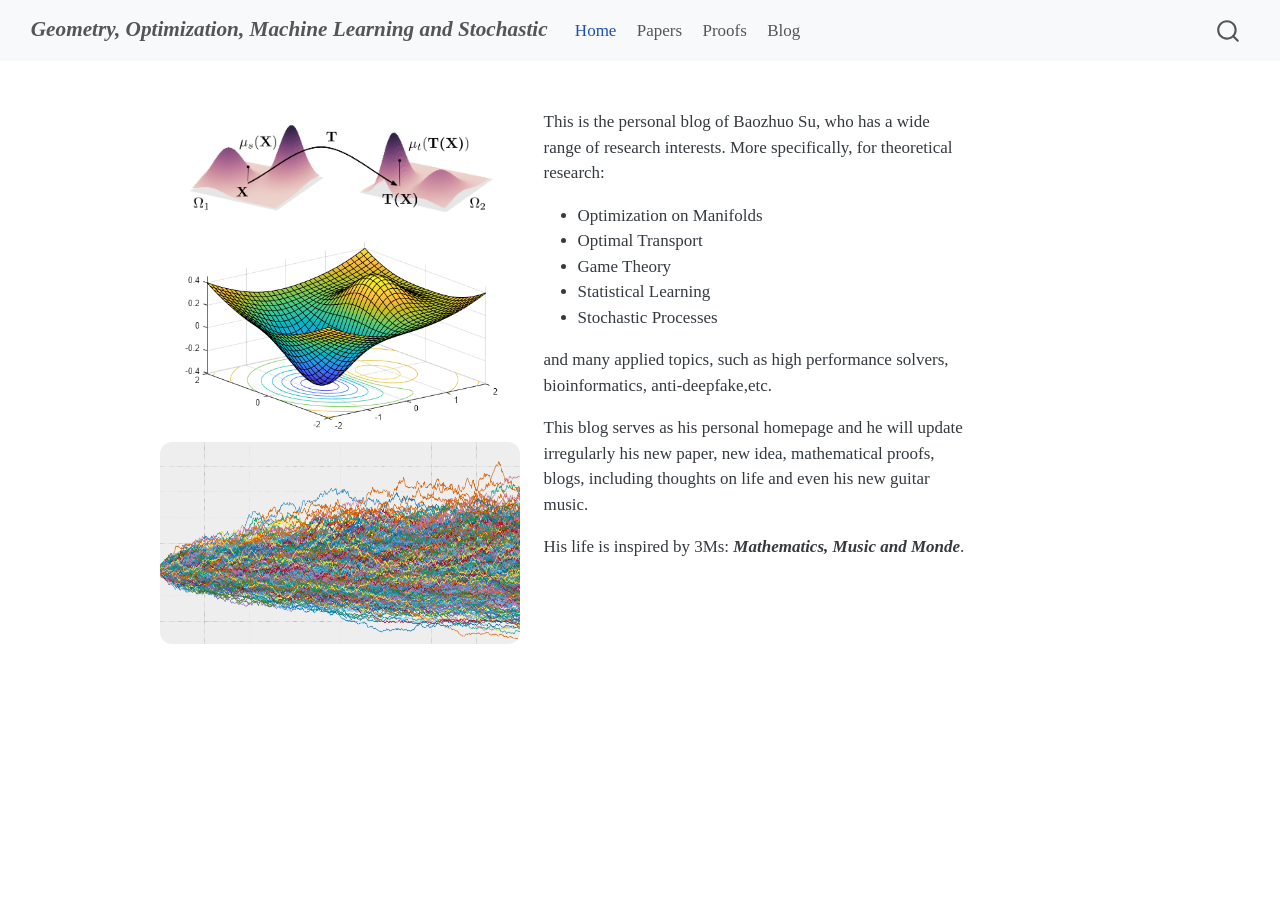
<file: docs/index.html>
<!DOCTYPE html>
<html xmlns="http://www.w3.org/1999/xhtml" lang="en" xml:lang="en"><head>

<meta charset="utf-8">
<meta name="generator" content="quarto-1.9.37">

<meta name="viewport" content="width=device-width, initial-scale=1.0, user-scalable=yes">


<title>Geometry, Optimization, Machine Learning and Stochastic</title>
<style>
/* Default styles provided by pandoc.
** See https://pandoc.org/MANUAL.html#variables-for-html for config info.
*/
code{white-space: pre-wrap;}
span.smallcaps{font-variant: small-caps;}
div.columns{display: flex; gap: min(4vw, 1.5em);}
div.column{flex: auto; overflow-x: auto;}
div.hanging-indent{margin-left: 1.5em; text-indent: -1.5em;}
ul.task-list{list-style: none;}
ul.task-list li input[type="checkbox"] {
  width: 0.8em;
  margin: 0 0.8em 0.2em -1em; /* quarto-specific, see https://github.com/quarto-dev/quarto-cli/issues/4556 */ 
  vertical-align: middle;
}
</style>


<script src="site_libs/quarto-nav/quarto-nav.js"></script>
<script src="site_libs/quarto-nav/headroom.min.js"></script>
<script src="site_libs/clipboard/clipboard.min.js"></script>
<script src="site_libs/quarto-search/autocomplete.umd.js"></script>
<script src="site_libs/quarto-search/fuse.min.js"></script>
<script src="site_libs/quarto-search/quarto-search.js"></script>
<meta name="quarto:offset" content="./">
<script src="site_libs/quarto-html/quarto.js" type="module"></script>
<script src="site_libs/quarto-html/tabsets/tabsets.js" type="module"></script>
<script src="site_libs/quarto-html/popper.min.js"></script>
<script src="site_libs/quarto-html/tippy.umd.min.js"></script>
<script src="site_libs/quarto-html/anchor.min.js"></script>
<link href="site_libs/quarto-html/tippy.css" rel="stylesheet">
<link href="site_libs/quarto-html/quarto-syntax-highlighting-7f8f88aac4f3542376d5c11b86a4c14d.css" rel="stylesheet" id="quarto-text-highlighting-styles">
<script src="site_libs/bootstrap/bootstrap.min.js"></script>
<link href="site_libs/bootstrap/bootstrap-icons.css" rel="stylesheet">
<link href="site_libs/bootstrap/bootstrap-158031087360bce0ff56dc785ce39e06.min.css" rel="stylesheet" append-hash="true" id="quarto-bootstrap" data-mode="light">
<script id="quarto-search-options" type="application/json">{
  "location": "navbar",
  "copy-button": false,
  "collapse-after": 3,
  "panel-placement": "end",
  "type": "overlay",
  "limit": 50,
  "keyboard-shortcut": [
    "f",
    "/",
    "s"
  ],
  "show-item-context": false,
  "language": {
    "search-no-results-text": "No results",
    "search-matching-documents-text": "matching documents",
    "search-copy-link-title": "Copy link to search",
    "search-hide-matches-text": "Hide additional matches",
    "search-more-match-text": "more match in this document",
    "search-more-matches-text": "more matches in this document",
    "search-clear-button-title": "Clear",
    "search-text-placeholder": "",
    "search-detached-cancel-button-title": "Cancel",
    "search-submit-button-title": "Submit",
    "search-label": "Search"
  }
}</script>


<link rel="stylesheet" href="style.css">
</head>

<body class="nav-fixed quarto-light">

<div id="quarto-search-results"></div>
  <header id="quarto-header" class="headroom fixed-top">
    <nav class="navbar navbar-expand-lg " data-bs-theme="dark">
      <div class="navbar-container container-fluid">
      <div class="navbar-brand-container mx-auto">
    <a class="navbar-brand" href="./index.html">
    <span class="navbar-title">Geometry, Optimization, Machine Learning and Stochastic</span>
    </a>
  </div>
            <div id="quarto-search" class="" title="Search"></div>
          <button class="navbar-toggler" type="button" data-bs-toggle="collapse" data-bs-target="#navbarCollapse" aria-controls="navbarCollapse" role="menu" aria-expanded="false" aria-label="Toggle navigation" onclick="if (window.quartoToggleHeadroom) { window.quartoToggleHeadroom(); }">
  <span class="navbar-toggler-icon"></span>
</button>
          <div class="collapse navbar-collapse" id="navbarCollapse">
            <ul class="navbar-nav navbar-nav-scroll me-auto">
  <li class="nav-item">
    <a class="nav-link active" href="./index.html" aria-current="page"> 
<span class="menu-text">Home</span></a>
  </li>  
  <li class="nav-item">
    <a class="nav-link" href="./papers.html"> 
<span class="menu-text">Papers</span></a>
  </li>  
  <li class="nav-item">
    <a class="nav-link" href="./proofs.html"> 
<span class="menu-text">Proofs</span></a>
  </li>  
  <li class="nav-item">
    <a class="nav-link" href="./blog.html"> 
<span class="menu-text">Blog</span></a>
  </li>  
</ul>
          </div> <!-- /navcollapse -->
            <div class="quarto-navbar-tools">
</div>
      </div> <!-- /container-fluid -->
    </nav>
</header>
<!-- content -->
<div id="quarto-content" class="quarto-container page-columns page-rows-contents page-layout-article page-navbar">
<!-- sidebar -->
<!-- margin-sidebar -->
    <div id="quarto-margin-sidebar" class="sidebar margin-sidebar zindex-bottom">
        
    </div>
<!-- main -->
<main class="content" id="quarto-document-content"><header id="title-block-header" class="quarto-title-block"></header>




<div class="home-hero">
<div class="home-images">
<p><img src="img/optimal_transport.png" class="home-photo img-fluid" alt="optimal_transport"> <img src="img/optimization.png" class="home-photo img-fluid" alt="optimization"> <img src="img/stochastic.png" class="home-photo img-fluid" alt="stochastic"></p>
</div>
<div class="home-text">
<p>This is the personal blog of Baozhuo Su, who has a wide range of research interests. More specifically, for theoretical research:</p>
<ul>
<li>Optimization on Manifolds</li>
<li>Optimal Transport</li>
<li>Game Theory</li>
<li>Statistical Learning</li>
<li>Stochastic Processes</li>
</ul>
<p>and many applied topics, such as high performance solvers, bioinformatics, anti-deepfake,etc.</p>
<p>This blog serves as his personal homepage and he will update irregularly his new paper, new idea, mathematical proofs, blogs, including thoughts on life and even his new guitar music.</p>
<p>His life is inspired by 3Ms: <strong><em>Mathematics, Music and Monde</em></strong>.</p>
</div>
</div>



</main> <!-- /main -->
<script id="quarto-html-after-body" type="application/javascript">
  window.document.addEventListener("DOMContentLoaded", function (event) {
    const icon = "";
    const anchorJS = new window.AnchorJS();
    anchorJS.options = {
      placement: 'right',
      icon: icon
    };
    anchorJS.add('.anchored');
    const isCodeAnnotation = (el) => {
      for (const clz of el.classList) {
        if (clz.startsWith('code-annotation-')) {                     
          return true;
        }
      }
      return false;
    }
    const onCopySuccess = function(e) {
      // button target
      const button = e.trigger;
      // don't keep focus
      button.blur();
      // flash "checked"
      button.classList.add('code-copy-button-checked');
      var currentTitle = button.getAttribute("title");
      button.setAttribute("title", "Copied!");
      let tooltip;
      if (window.bootstrap) {
        button.setAttribute("data-bs-toggle", "tooltip");
        button.setAttribute("data-bs-placement", "left");
        button.setAttribute("data-bs-title", "Copied!");
        tooltip = new bootstrap.Tooltip(button, 
          { trigger: "manual", 
            customClass: "code-copy-button-tooltip",
            offset: [0, -8]});
        tooltip.show();    
      }
      setTimeout(function() {
        if (tooltip) {
          tooltip.hide();
          button.removeAttribute("data-bs-title");
          button.removeAttribute("data-bs-toggle");
          button.removeAttribute("data-bs-placement");
        }
        button.setAttribute("title", currentTitle);
        button.classList.remove('code-copy-button-checked');
      }, 1000);
      // clear code selection
      e.clearSelection();
    }
    const getTextToCopy = function(trigger) {
      const outerScaffold = trigger.parentElement.cloneNode(true);
      const codeEl = outerScaffold.querySelector('code');
      for (const childEl of codeEl.children) {
        if (isCodeAnnotation(childEl)) {
          childEl.remove();
        }
      }
      return codeEl.innerText;
    }
    const clipboard = new window.ClipboardJS('.code-copy-button:not([data-in-quarto-modal])', {
      text: getTextToCopy
    });
    clipboard.on('success', onCopySuccess);
    if (window.document.getElementById('quarto-embedded-source-code-modal')) {
      const clipboardModal = new window.ClipboardJS('.code-copy-button[data-in-quarto-modal]', {
        text: getTextToCopy,
        container: window.document.getElementById('quarto-embedded-source-code-modal')
      });
      clipboardModal.on('success', onCopySuccess);
    }
      var localhostRegex = new RegExp(/^(?:http|https):\/\/localhost\:?[0-9]*\//);
      var mailtoRegex = new RegExp(/^mailto:/);
        var filterRegex = new RegExp('/' + window.location.host + '/');
      var isInternal = (href) => {
          return filterRegex.test(href) || localhostRegex.test(href) || mailtoRegex.test(href);
      }
      // Inspect non-navigation links and adorn them if external
     var links = window.document.querySelectorAll('a[href]:not(.nav-link):not(.navbar-brand):not(.toc-action):not(.sidebar-link):not(.sidebar-item-toggle):not(.pagination-link):not(.no-external):not([aria-hidden]):not(.dropdown-item):not(.quarto-navigation-tool):not(.about-link)');
      for (var i=0; i<links.length; i++) {
        const link = links[i];
        if (!isInternal(link.href)) {
          // undo the damage that might have been done by quarto-nav.js in the case of
          // links that we want to consider external
          if (link.dataset.originalHref !== undefined) {
            link.href = link.dataset.originalHref;
          }
        }
      }
    function tippyHover(el, contentFn, onTriggerFn, onUntriggerFn) {
      const config = {
        allowHTML: true,
        maxWidth: 500,
        delay: 100,
        arrow: false,
        appendTo: function(el) {
            return el.parentElement;
        },
        interactive: true,
        interactiveBorder: 10,
        theme: 'quarto',
        placement: 'bottom-start',
      };
      if (contentFn) {
        config.content = contentFn;
      }
      if (onTriggerFn) {
        config.onTrigger = onTriggerFn;
      }
      if (onUntriggerFn) {
        config.onUntrigger = onUntriggerFn;
      }
      window.tippy(el, config); 
    }
    const noterefs = window.document.querySelectorAll('a[role="doc-noteref"]');
    for (var i=0; i<noterefs.length; i++) {
      const ref = noterefs[i];
      tippyHover(ref, function() {
        // use id or data attribute instead here
        let href = ref.getAttribute('data-footnote-href') || ref.getAttribute('href');
        try { href = new URL(href).hash; } catch {}
        const id = href.replace(/^#\/?/, "");
        const note = window.document.getElementById(id);
        if (note) {
          return note.innerHTML;
        } else {
          return "";
        }
      });
    }
    const xrefs = window.document.querySelectorAll('a.quarto-xref');
    const processXRef = (id, note) => {
      // Strip column container classes
      const stripColumnClz = (el) => {
        el.classList.remove("page-full", "page-columns");
        if (el.children) {
          for (const child of el.children) {
            stripColumnClz(child);
          }
        }
      }
      stripColumnClz(note)
      if (id === null || id.startsWith('sec-')) {
        // Special case sections, only their first couple elements
        const container = document.createElement("div");
        if (note.children && note.children.length > 2) {
          container.appendChild(note.children[0].cloneNode(true));
          for (let i = 1; i < note.children.length; i++) {
            const child = note.children[i];
            if (child.tagName === "P" && child.innerText === "") {
              continue;
            } else {
              container.appendChild(child.cloneNode(true));
              break;
            }
          }
          if (window.Quarto?.typesetMath) {
            window.Quarto.typesetMath(container);
          }
          return container.innerHTML
        } else {
          if (window.Quarto?.typesetMath) {
            window.Quarto.typesetMath(note);
          }
          return note.innerHTML;
        }
      } else {
        // Remove any anchor links if they are present
        const anchorLink = note.querySelector('a.anchorjs-link');
        if (anchorLink) {
          anchorLink.remove();
        }
        if (window.Quarto?.typesetMath) {
          window.Quarto.typesetMath(note);
        }
        if (note.classList.contains("callout")) {
          return note.outerHTML;
        } else {
          return note.innerHTML;
        }
      }
    }
    for (var i=0; i<xrefs.length; i++) {
      const xref = xrefs[i];
      tippyHover(xref, undefined, function(instance) {
        instance.disable();
        let url = xref.getAttribute('href');
        let hash = undefined; 
        if (url.startsWith('#')) {
          hash = url;
        } else {
          try { hash = new URL(url).hash; } catch {}
        }
        if (hash) {
          const id = hash.replace(/^#\/?/, "");
          const note = window.document.getElementById(id);
          if (note !== null) {
            try {
              const html = processXRef(id, note.cloneNode(true));
              instance.setContent(html);
            } finally {
              instance.enable();
              instance.show();
            }
          } else {
            // See if we can fetch this
            fetch(url.split('#')[0])
            .then(res => res.text())
            .then(html => {
              const parser = new DOMParser();
              const htmlDoc = parser.parseFromString(html, "text/html");
              const note = htmlDoc.getElementById(id);
              if (note !== null) {
                const html = processXRef(id, note);
                instance.setContent(html);
              } 
            }).finally(() => {
              instance.enable();
              instance.show();
            });
          }
        } else {
          // See if we can fetch a full url (with no hash to target)
          // This is a special case and we should probably do some content thinning / targeting
          fetch(url)
          .then(res => res.text())
          .then(html => {
            const parser = new DOMParser();
            const htmlDoc = parser.parseFromString(html, "text/html");
            const note = htmlDoc.querySelector('main.content');
            if (note !== null) {
              // This should only happen for chapter cross references
              // (since there is no id in the URL)
              // remove the first header
              if (note.children.length > 0 && note.children[0].tagName === "HEADER") {
                note.children[0].remove();
              }
              const html = processXRef(null, note);
              instance.setContent(html);
            } 
          }).finally(() => {
            instance.enable();
            instance.show();
          });
        }
      }, function(instance) {
      });
    }
        let selectedAnnoteEl;
        const selectorForAnnotation = ( cell, annotation) => {
          let cellAttr = 'data-code-cell="' + cell + '"';
          let lineAttr = 'data-code-annotation="' +  annotation + '"';
          const selector = 'span[' + cellAttr + '][' + lineAttr + ']';
          return selector;
        }
        const selectCodeLines = (annoteEl) => {
          const doc = window.document;
          const targetCell = annoteEl.getAttribute("data-target-cell");
          const targetAnnotation = annoteEl.getAttribute("data-target-annotation");
          const annoteSpan = window.document.querySelector(selectorForAnnotation(targetCell, targetAnnotation));
          const lines = annoteSpan.getAttribute("data-code-lines").split(",");
          const lineIds = lines.map((line) => {
            return targetCell + "-" + line;
          })
          let top = null;
          let height = null;
          let parent = null;
          if (lineIds.length > 0) {
              //compute the position of the single el (top and bottom and make a div)
              const el = window.document.getElementById(lineIds[0]);
              top = el.offsetTop;
              height = el.offsetHeight;
              parent = el.parentElement.parentElement;
            if (lineIds.length > 1) {
              const lastEl = window.document.getElementById(lineIds[lineIds.length - 1]);
              const bottom = lastEl.offsetTop + lastEl.offsetHeight;
              height = bottom - top;
            }
            if (top !== null && height !== null && parent !== null) {
              // cook up a div (if necessary) and position it 
              let div = window.document.getElementById("code-annotation-line-highlight");
              if (div === null) {
                div = window.document.createElement("div");
                div.setAttribute("id", "code-annotation-line-highlight");
                div.style.position = 'absolute';
                parent.appendChild(div);
              }
              div.style.top = top - 2 + "px";
              div.style.height = height + 4 + "px";
              div.style.left = 0;
              let gutterDiv = window.document.getElementById("code-annotation-line-highlight-gutter");
              if (gutterDiv === null) {
                gutterDiv = window.document.createElement("div");
                gutterDiv.setAttribute("id", "code-annotation-line-highlight-gutter");
                gutterDiv.style.position = 'absolute';
                const codeCell = window.document.getElementById(targetCell);
                const gutter = codeCell.querySelector('.code-annotation-gutter');
                gutter.appendChild(gutterDiv);
              }
              gutterDiv.style.top = top - 2 + "px";
              gutterDiv.style.height = height + 4 + "px";
            }
            selectedAnnoteEl = annoteEl;
          }
        };
        const unselectCodeLines = () => {
          const elementsIds = ["code-annotation-line-highlight", "code-annotation-line-highlight-gutter"];
          elementsIds.forEach((elId) => {
            const div = window.document.getElementById(elId);
            if (div) {
              div.remove();
            }
          });
          selectedAnnoteEl = undefined;
        };
          // Handle positioning of the toggle
      window.addEventListener(
        "resize",
        throttle(() => {
          elRect = undefined;
          if (selectedAnnoteEl) {
            selectCodeLines(selectedAnnoteEl);
          }
        }, 10)
      );
      function throttle(fn, ms) {
      let throttle = false;
      let timer;
        return (...args) => {
          if(!throttle) { // first call gets through
              fn.apply(this, args);
              throttle = true;
          } else { // all the others get throttled
              if(timer) clearTimeout(timer); // cancel #2
              timer = setTimeout(() => {
                fn.apply(this, args);
                timer = throttle = false;
              }, ms);
          }
        };
      }
        // Attach click handler to the DT
        const annoteDls = window.document.querySelectorAll('dt[data-target-cell]');
        for (const annoteDlNode of annoteDls) {
          annoteDlNode.addEventListener('click', (event) => {
            const clickedEl = event.target;
            if (clickedEl !== selectedAnnoteEl) {
              unselectCodeLines();
              const activeEl = window.document.querySelector('dt[data-target-cell].code-annotation-active');
              if (activeEl) {
                activeEl.classList.remove('code-annotation-active');
              }
              selectCodeLines(clickedEl);
              clickedEl.classList.add('code-annotation-active');
            } else {
              // Unselect the line
              unselectCodeLines();
              clickedEl.classList.remove('code-annotation-active');
            }
          });
        }
    const findCites = (el) => {
      const parentEl = el.parentElement;
      if (parentEl) {
        const cites = parentEl.dataset.cites;
        if (cites) {
          return {
            el,
            cites: cites.split(' ')
          };
        } else {
          return findCites(el.parentElement)
        }
      } else {
        return undefined;
      }
    };
    var bibliorefs = window.document.querySelectorAll('a[role="doc-biblioref"]');
    for (var i=0; i<bibliorefs.length; i++) {
      const ref = bibliorefs[i];
      const citeInfo = findCites(ref);
      if (citeInfo) {
        tippyHover(citeInfo.el, function() {
          var popup = window.document.createElement('div');
          citeInfo.cites.forEach(function(cite) {
            var citeDiv = window.document.createElement('div');
            citeDiv.classList.add('hanging-indent');
            citeDiv.classList.add('csl-entry');
            var biblioDiv = window.document.getElementById('ref-' + cite);
            if (biblioDiv) {
              citeDiv.innerHTML = biblioDiv.innerHTML;
            }
            popup.appendChild(citeDiv);
          });
          return popup.innerHTML;
        });
      }
    }
  });
  </script>
</div> <!-- /content -->




</body></html>
</file>
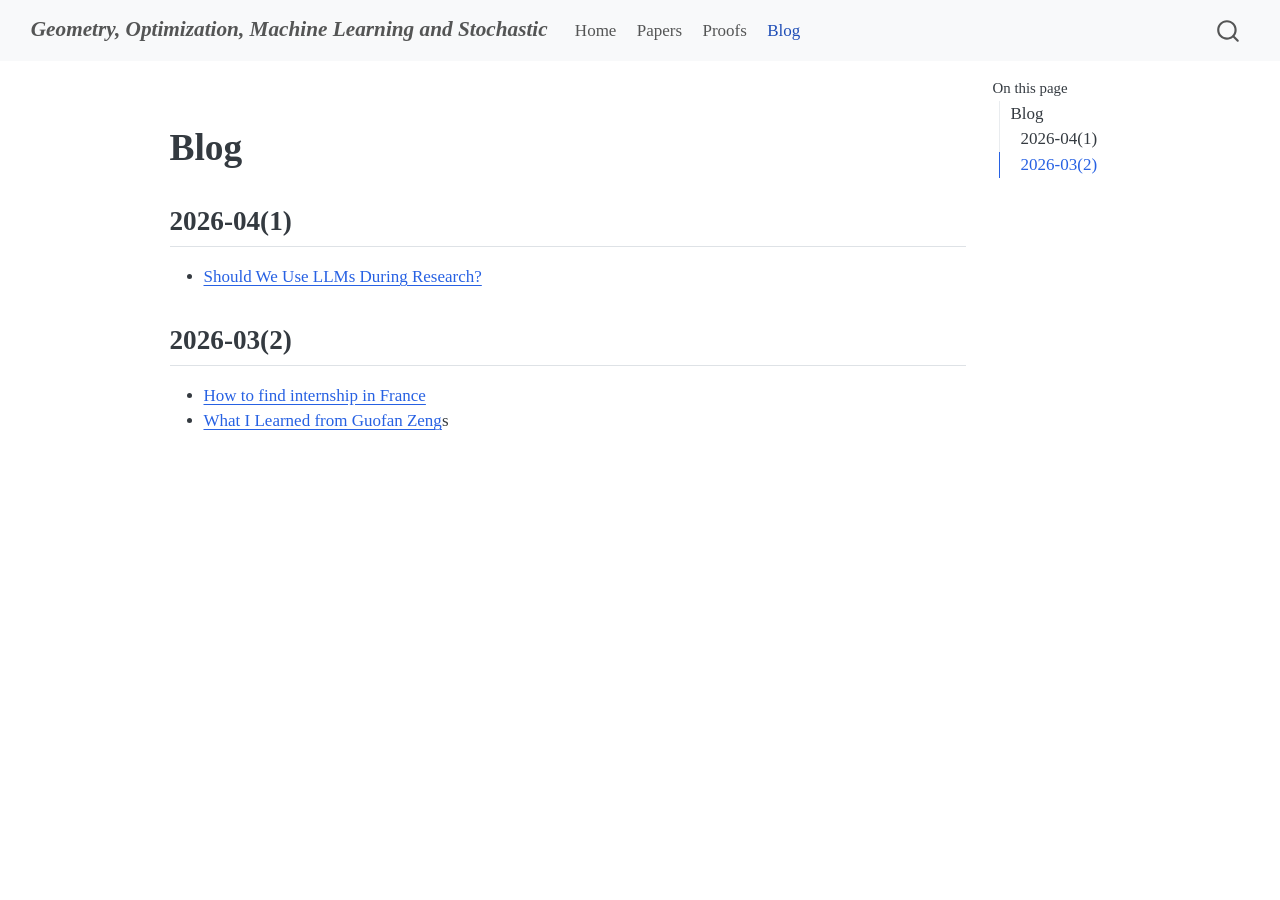
<file: docs/blog.html>
<!DOCTYPE html>
<html xmlns="http://www.w3.org/1999/xhtml" lang="en" xml:lang="en"><head>

<meta charset="utf-8">
<meta name="generator" content="quarto-1.9.37">

<meta name="viewport" content="width=device-width, initial-scale=1.0, user-scalable=yes">


<title>blog – Geometry, Optimization, Machine Learning and Stochastic</title>
<style>
/* Default styles provided by pandoc.
** See https://pandoc.org/MANUAL.html#variables-for-html for config info.
*/
code{white-space: pre-wrap;}
span.smallcaps{font-variant: small-caps;}
div.columns{display: flex; gap: min(4vw, 1.5em);}
div.column{flex: auto; overflow-x: auto;}
div.hanging-indent{margin-left: 1.5em; text-indent: -1.5em;}
ul.task-list{list-style: none;}
ul.task-list li input[type="checkbox"] {
  width: 0.8em;
  margin: 0 0.8em 0.2em -1em; /* quarto-specific, see https://github.com/quarto-dev/quarto-cli/issues/4556 */ 
  vertical-align: middle;
}
</style>


<script src="site_libs/quarto-nav/quarto-nav.js"></script>
<script src="site_libs/quarto-nav/headroom.min.js"></script>
<script src="site_libs/clipboard/clipboard.min.js"></script>
<script src="site_libs/quarto-search/autocomplete.umd.js"></script>
<script src="site_libs/quarto-search/fuse.min.js"></script>
<script src="site_libs/quarto-search/quarto-search.js"></script>
<meta name="quarto:offset" content="./">
<script src="site_libs/quarto-html/quarto.js" type="module"></script>
<script src="site_libs/quarto-html/tabsets/tabsets.js" type="module"></script>
<script src="site_libs/quarto-html/popper.min.js"></script>
<script src="site_libs/quarto-html/tippy.umd.min.js"></script>
<script src="site_libs/quarto-html/anchor.min.js"></script>
<link href="site_libs/quarto-html/tippy.css" rel="stylesheet">
<link href="site_libs/quarto-html/quarto-syntax-highlighting-7f8f88aac4f3542376d5c11b86a4c14d.css" rel="stylesheet" id="quarto-text-highlighting-styles">
<script src="site_libs/bootstrap/bootstrap.min.js"></script>
<link href="site_libs/bootstrap/bootstrap-icons.css" rel="stylesheet">
<link href="site_libs/bootstrap/bootstrap-158031087360bce0ff56dc785ce39e06.min.css" rel="stylesheet" append-hash="true" id="quarto-bootstrap" data-mode="light">
<script id="quarto-search-options" type="application/json">{
  "location": "navbar",
  "copy-button": false,
  "collapse-after": 3,
  "panel-placement": "end",
  "type": "overlay",
  "limit": 50,
  "keyboard-shortcut": [
    "f",
    "/",
    "s"
  ],
  "show-item-context": false,
  "language": {
    "search-no-results-text": "No results",
    "search-matching-documents-text": "matching documents",
    "search-copy-link-title": "Copy link to search",
    "search-hide-matches-text": "Hide additional matches",
    "search-more-match-text": "more match in this document",
    "search-more-matches-text": "more matches in this document",
    "search-clear-button-title": "Clear",
    "search-text-placeholder": "",
    "search-detached-cancel-button-title": "Cancel",
    "search-submit-button-title": "Submit",
    "search-label": "Search"
  }
}</script>


<link rel="stylesheet" href="style.css">
</head>

<body class="nav-fixed quarto-light">

<div id="quarto-search-results"></div>
  <header id="quarto-header" class="headroom fixed-top">
    <nav class="navbar navbar-expand-lg " data-bs-theme="dark">
      <div class="navbar-container container-fluid">
      <div class="navbar-brand-container mx-auto">
    <a class="navbar-brand" href="./index.html">
    <span class="navbar-title">Geometry, Optimization, Machine Learning and Stochastic</span>
    </a>
  </div>
            <div id="quarto-search" class="" title="Search"></div>
          <button class="navbar-toggler" type="button" data-bs-toggle="collapse" data-bs-target="#navbarCollapse" aria-controls="navbarCollapse" role="menu" aria-expanded="false" aria-label="Toggle navigation" onclick="if (window.quartoToggleHeadroom) { window.quartoToggleHeadroom(); }">
  <span class="navbar-toggler-icon"></span>
</button>
          <div class="collapse navbar-collapse" id="navbarCollapse">
            <ul class="navbar-nav navbar-nav-scroll me-auto">
  <li class="nav-item">
    <a class="nav-link" href="./index.html"> 
<span class="menu-text">Home</span></a>
  </li>  
  <li class="nav-item">
    <a class="nav-link" href="./papers.html"> 
<span class="menu-text">Papers</span></a>
  </li>  
  <li class="nav-item">
    <a class="nav-link" href="./proofs.html"> 
<span class="menu-text">Proofs</span></a>
  </li>  
  <li class="nav-item">
    <a class="nav-link active" href="./blog.html" aria-current="page"> 
<span class="menu-text">Blog</span></a>
  </li>  
</ul>
          </div> <!-- /navcollapse -->
            <div class="quarto-navbar-tools">
</div>
      </div> <!-- /container-fluid -->
    </nav>
</header>
<!-- content -->
<div id="quarto-content" class="quarto-container page-columns page-rows-contents page-layout-article page-navbar">
<!-- sidebar -->
<!-- margin-sidebar -->
    <div id="quarto-margin-sidebar" class="sidebar margin-sidebar">
        <nav id="TOC" role="doc-toc" class="toc-active">
    <h2 id="toc-title">On this page</h2>
   
  <ul>
  <li><a href="#blog" id="toc-blog" class="nav-link active" data-scroll-target="#blog">Blog</a>
  <ul class="collapse">
  <li><a href="#section" id="toc-section" class="nav-link" data-scroll-target="#section">2026-04(1)</a></li>
  <li><a href="#section-1" id="toc-section-1" class="nav-link" data-scroll-target="#section-1">2026-03(2)</a></li>
  </ul></li>
  </ul>
</nav>
    </div>
<!-- main -->
<main class="content" id="quarto-document-content"><header id="title-block-header" class="quarto-title-block"></header>




<section id="blog" class="level1">
<h1>Blog</h1>
<section id="section" class="level2">
<h2 class="anchored" data-anchor-id="section">2026-04(1)</h2>
<ul>
<li><a href="./blog/2026-04-01.html">Should We Use LLMs During Research?</a></li>
</ul>
</section>
<section id="section-1" class="level2">
<h2 class="anchored" data-anchor-id="section-1">2026-03(2)</h2>
<ul>
<li><a href="./blog/2026-03-30.html">How to find internship in France</a></li>
<li><a href="./blog/2026-03-22.html">What I Learned from Guofan Zeng</a>s</li>
</ul>


</section>
</section>

</main> <!-- /main -->
<script id="quarto-html-after-body" type="application/javascript">
  window.document.addEventListener("DOMContentLoaded", function (event) {
    const icon = "";
    const anchorJS = new window.AnchorJS();
    anchorJS.options = {
      placement: 'right',
      icon: icon
    };
    anchorJS.add('.anchored');
    const isCodeAnnotation = (el) => {
      for (const clz of el.classList) {
        if (clz.startsWith('code-annotation-')) {                     
          return true;
        }
      }
      return false;
    }
    const onCopySuccess = function(e) {
      // button target
      const button = e.trigger;
      // don't keep focus
      button.blur();
      // flash "checked"
      button.classList.add('code-copy-button-checked');
      var currentTitle = button.getAttribute("title");
      button.setAttribute("title", "Copied!");
      let tooltip;
      if (window.bootstrap) {
        button.setAttribute("data-bs-toggle", "tooltip");
        button.setAttribute("data-bs-placement", "left");
        button.setAttribute("data-bs-title", "Copied!");
        tooltip = new bootstrap.Tooltip(button, 
          { trigger: "manual", 
            customClass: "code-copy-button-tooltip",
            offset: [0, -8]});
        tooltip.show();    
      }
      setTimeout(function() {
        if (tooltip) {
          tooltip.hide();
          button.removeAttribute("data-bs-title");
          button.removeAttribute("data-bs-toggle");
          button.removeAttribute("data-bs-placement");
        }
        button.setAttribute("title", currentTitle);
        button.classList.remove('code-copy-button-checked');
      }, 1000);
      // clear code selection
      e.clearSelection();
    }
    const getTextToCopy = function(trigger) {
      const outerScaffold = trigger.parentElement.cloneNode(true);
      const codeEl = outerScaffold.querySelector('code');
      for (const childEl of codeEl.children) {
        if (isCodeAnnotation(childEl)) {
          childEl.remove();
        }
      }
      return codeEl.innerText;
    }
    const clipboard = new window.ClipboardJS('.code-copy-button:not([data-in-quarto-modal])', {
      text: getTextToCopy
    });
    clipboard.on('success', onCopySuccess);
    if (window.document.getElementById('quarto-embedded-source-code-modal')) {
      const clipboardModal = new window.ClipboardJS('.code-copy-button[data-in-quarto-modal]', {
        text: getTextToCopy,
        container: window.document.getElementById('quarto-embedded-source-code-modal')
      });
      clipboardModal.on('success', onCopySuccess);
    }
      var localhostRegex = new RegExp(/^(?:http|https):\/\/localhost\:?[0-9]*\//);
      var mailtoRegex = new RegExp(/^mailto:/);
        var filterRegex = new RegExp('/' + window.location.host + '/');
      var isInternal = (href) => {
          return filterRegex.test(href) || localhostRegex.test(href) || mailtoRegex.test(href);
      }
      // Inspect non-navigation links and adorn them if external
     var links = window.document.querySelectorAll('a[href]:not(.nav-link):not(.navbar-brand):not(.toc-action):not(.sidebar-link):not(.sidebar-item-toggle):not(.pagination-link):not(.no-external):not([aria-hidden]):not(.dropdown-item):not(.quarto-navigation-tool):not(.about-link)');
      for (var i=0; i<links.length; i++) {
        const link = links[i];
        if (!isInternal(link.href)) {
          // undo the damage that might have been done by quarto-nav.js in the case of
          // links that we want to consider external
          if (link.dataset.originalHref !== undefined) {
            link.href = link.dataset.originalHref;
          }
        }
      }
    function tippyHover(el, contentFn, onTriggerFn, onUntriggerFn) {
      const config = {
        allowHTML: true,
        maxWidth: 500,
        delay: 100,
        arrow: false,
        appendTo: function(el) {
            return el.parentElement;
        },
        interactive: true,
        interactiveBorder: 10,
        theme: 'quarto',
        placement: 'bottom-start',
      };
      if (contentFn) {
        config.content = contentFn;
      }
      if (onTriggerFn) {
        config.onTrigger = onTriggerFn;
      }
      if (onUntriggerFn) {
        config.onUntrigger = onUntriggerFn;
      }
      window.tippy(el, config); 
    }
    const noterefs = window.document.querySelectorAll('a[role="doc-noteref"]');
    for (var i=0; i<noterefs.length; i++) {
      const ref = noterefs[i];
      tippyHover(ref, function() {
        // use id or data attribute instead here
        let href = ref.getAttribute('data-footnote-href') || ref.getAttribute('href');
        try { href = new URL(href).hash; } catch {}
        const id = href.replace(/^#\/?/, "");
        const note = window.document.getElementById(id);
        if (note) {
          return note.innerHTML;
        } else {
          return "";
        }
      });
    }
    const xrefs = window.document.querySelectorAll('a.quarto-xref');
    const processXRef = (id, note) => {
      // Strip column container classes
      const stripColumnClz = (el) => {
        el.classList.remove("page-full", "page-columns");
        if (el.children) {
          for (const child of el.children) {
            stripColumnClz(child);
          }
        }
      }
      stripColumnClz(note)
      if (id === null || id.startsWith('sec-')) {
        // Special case sections, only their first couple elements
        const container = document.createElement("div");
        if (note.children && note.children.length > 2) {
          container.appendChild(note.children[0].cloneNode(true));
          for (let i = 1; i < note.children.length; i++) {
            const child = note.children[i];
            if (child.tagName === "P" && child.innerText === "") {
              continue;
            } else {
              container.appendChild(child.cloneNode(true));
              break;
            }
          }
          if (window.Quarto?.typesetMath) {
            window.Quarto.typesetMath(container);
          }
          return container.innerHTML
        } else {
          if (window.Quarto?.typesetMath) {
            window.Quarto.typesetMath(note);
          }
          return note.innerHTML;
        }
      } else {
        // Remove any anchor links if they are present
        const anchorLink = note.querySelector('a.anchorjs-link');
        if (anchorLink) {
          anchorLink.remove();
        }
        if (window.Quarto?.typesetMath) {
          window.Quarto.typesetMath(note);
        }
        if (note.classList.contains("callout")) {
          return note.outerHTML;
        } else {
          return note.innerHTML;
        }
      }
    }
    for (var i=0; i<xrefs.length; i++) {
      const xref = xrefs[i];
      tippyHover(xref, undefined, function(instance) {
        instance.disable();
        let url = xref.getAttribute('href');
        let hash = undefined; 
        if (url.startsWith('#')) {
          hash = url;
        } else {
          try { hash = new URL(url).hash; } catch {}
        }
        if (hash) {
          const id = hash.replace(/^#\/?/, "");
          const note = window.document.getElementById(id);
          if (note !== null) {
            try {
              const html = processXRef(id, note.cloneNode(true));
              instance.setContent(html);
            } finally {
              instance.enable();
              instance.show();
            }
          } else {
            // See if we can fetch this
            fetch(url.split('#')[0])
            .then(res => res.text())
            .then(html => {
              const parser = new DOMParser();
              const htmlDoc = parser.parseFromString(html, "text/html");
              const note = htmlDoc.getElementById(id);
              if (note !== null) {
                const html = processXRef(id, note);
                instance.setContent(html);
              } 
            }).finally(() => {
              instance.enable();
              instance.show();
            });
          }
        } else {
          // See if we can fetch a full url (with no hash to target)
          // This is a special case and we should probably do some content thinning / targeting
          fetch(url)
          .then(res => res.text())
          .then(html => {
            const parser = new DOMParser();
            const htmlDoc = parser.parseFromString(html, "text/html");
            const note = htmlDoc.querySelector('main.content');
            if (note !== null) {
              // This should only happen for chapter cross references
              // (since there is no id in the URL)
              // remove the first header
              if (note.children.length > 0 && note.children[0].tagName === "HEADER") {
                note.children[0].remove();
              }
              const html = processXRef(null, note);
              instance.setContent(html);
            } 
          }).finally(() => {
            instance.enable();
            instance.show();
          });
        }
      }, function(instance) {
      });
    }
        let selectedAnnoteEl;
        const selectorForAnnotation = ( cell, annotation) => {
          let cellAttr = 'data-code-cell="' + cell + '"';
          let lineAttr = 'data-code-annotation="' +  annotation + '"';
          const selector = 'span[' + cellAttr + '][' + lineAttr + ']';
          return selector;
        }
        const selectCodeLines = (annoteEl) => {
          const doc = window.document;
          const targetCell = annoteEl.getAttribute("data-target-cell");
          const targetAnnotation = annoteEl.getAttribute("data-target-annotation");
          const annoteSpan = window.document.querySelector(selectorForAnnotation(targetCell, targetAnnotation));
          const lines = annoteSpan.getAttribute("data-code-lines").split(",");
          const lineIds = lines.map((line) => {
            return targetCell + "-" + line;
          })
          let top = null;
          let height = null;
          let parent = null;
          if (lineIds.length > 0) {
              //compute the position of the single el (top and bottom and make a div)
              const el = window.document.getElementById(lineIds[0]);
              top = el.offsetTop;
              height = el.offsetHeight;
              parent = el.parentElement.parentElement;
            if (lineIds.length > 1) {
              const lastEl = window.document.getElementById(lineIds[lineIds.length - 1]);
              const bottom = lastEl.offsetTop + lastEl.offsetHeight;
              height = bottom - top;
            }
            if (top !== null && height !== null && parent !== null) {
              // cook up a div (if necessary) and position it 
              let div = window.document.getElementById("code-annotation-line-highlight");
              if (div === null) {
                div = window.document.createElement("div");
                div.setAttribute("id", "code-annotation-line-highlight");
                div.style.position = 'absolute';
                parent.appendChild(div);
              }
              div.style.top = top - 2 + "px";
              div.style.height = height + 4 + "px";
              div.style.left = 0;
              let gutterDiv = window.document.getElementById("code-annotation-line-highlight-gutter");
              if (gutterDiv === null) {
                gutterDiv = window.document.createElement("div");
                gutterDiv.setAttribute("id", "code-annotation-line-highlight-gutter");
                gutterDiv.style.position = 'absolute';
                const codeCell = window.document.getElementById(targetCell);
                const gutter = codeCell.querySelector('.code-annotation-gutter');
                gutter.appendChild(gutterDiv);
              }
              gutterDiv.style.top = top - 2 + "px";
              gutterDiv.style.height = height + 4 + "px";
            }
            selectedAnnoteEl = annoteEl;
          }
        };
        const unselectCodeLines = () => {
          const elementsIds = ["code-annotation-line-highlight", "code-annotation-line-highlight-gutter"];
          elementsIds.forEach((elId) => {
            const div = window.document.getElementById(elId);
            if (div) {
              div.remove();
            }
          });
          selectedAnnoteEl = undefined;
        };
          // Handle positioning of the toggle
      window.addEventListener(
        "resize",
        throttle(() => {
          elRect = undefined;
          if (selectedAnnoteEl) {
            selectCodeLines(selectedAnnoteEl);
          }
        }, 10)
      );
      function throttle(fn, ms) {
      let throttle = false;
      let timer;
        return (...args) => {
          if(!throttle) { // first call gets through
              fn.apply(this, args);
              throttle = true;
          } else { // all the others get throttled
              if(timer) clearTimeout(timer); // cancel #2
              timer = setTimeout(() => {
                fn.apply(this, args);
                timer = throttle = false;
              }, ms);
          }
        };
      }
        // Attach click handler to the DT
        const annoteDls = window.document.querySelectorAll('dt[data-target-cell]');
        for (const annoteDlNode of annoteDls) {
          annoteDlNode.addEventListener('click', (event) => {
            const clickedEl = event.target;
            if (clickedEl !== selectedAnnoteEl) {
              unselectCodeLines();
              const activeEl = window.document.querySelector('dt[data-target-cell].code-annotation-active');
              if (activeEl) {
                activeEl.classList.remove('code-annotation-active');
              }
              selectCodeLines(clickedEl);
              clickedEl.classList.add('code-annotation-active');
            } else {
              // Unselect the line
              unselectCodeLines();
              clickedEl.classList.remove('code-annotation-active');
            }
          });
        }
    const findCites = (el) => {
      const parentEl = el.parentElement;
      if (parentEl) {
        const cites = parentEl.dataset.cites;
        if (cites) {
          return {
            el,
            cites: cites.split(' ')
          };
        } else {
          return findCites(el.parentElement)
        }
      } else {
        return undefined;
      }
    };
    var bibliorefs = window.document.querySelectorAll('a[role="doc-biblioref"]');
    for (var i=0; i<bibliorefs.length; i++) {
      const ref = bibliorefs[i];
      const citeInfo = findCites(ref);
      if (citeInfo) {
        tippyHover(citeInfo.el, function() {
          var popup = window.document.createElement('div');
          citeInfo.cites.forEach(function(cite) {
            var citeDiv = window.document.createElement('div');
            citeDiv.classList.add('hanging-indent');
            citeDiv.classList.add('csl-entry');
            var biblioDiv = window.document.getElementById('ref-' + cite);
            if (biblioDiv) {
              citeDiv.innerHTML = biblioDiv.innerHTML;
            }
            popup.appendChild(citeDiv);
          });
          return popup.innerHTML;
        });
      }
    }
  });
  </script>
</div> <!-- /content -->




</body></html>
</file>
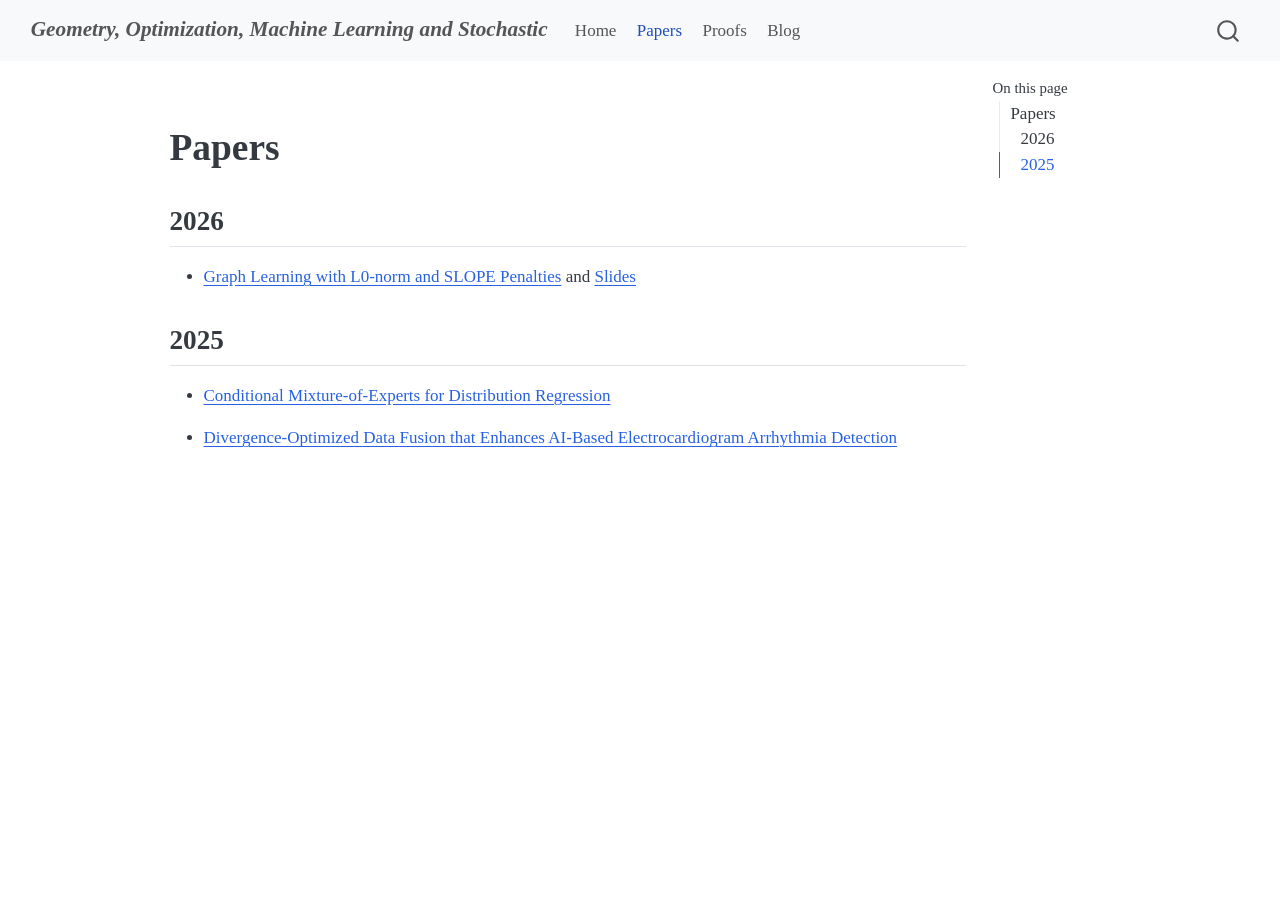
<file: docs/papers.html>
<!DOCTYPE html>
<html xmlns="http://www.w3.org/1999/xhtml" lang="en" xml:lang="en"><head>

<meta charset="utf-8">
<meta name="generator" content="quarto-1.9.37">

<meta name="viewport" content="width=device-width, initial-scale=1.0, user-scalable=yes">


<title>papers – Geometry, Optimization, Machine Learning and Stochastic</title>
<style>
/* Default styles provided by pandoc.
** See https://pandoc.org/MANUAL.html#variables-for-html for config info.
*/
code{white-space: pre-wrap;}
span.smallcaps{font-variant: small-caps;}
div.columns{display: flex; gap: min(4vw, 1.5em);}
div.column{flex: auto; overflow-x: auto;}
div.hanging-indent{margin-left: 1.5em; text-indent: -1.5em;}
ul.task-list{list-style: none;}
ul.task-list li input[type="checkbox"] {
  width: 0.8em;
  margin: 0 0.8em 0.2em -1em; /* quarto-specific, see https://github.com/quarto-dev/quarto-cli/issues/4556 */ 
  vertical-align: middle;
}
</style>


<script src="site_libs/quarto-nav/quarto-nav.js"></script>
<script src="site_libs/quarto-nav/headroom.min.js"></script>
<script src="site_libs/clipboard/clipboard.min.js"></script>
<script src="site_libs/quarto-search/autocomplete.umd.js"></script>
<script src="site_libs/quarto-search/fuse.min.js"></script>
<script src="site_libs/quarto-search/quarto-search.js"></script>
<meta name="quarto:offset" content="./">
<script src="site_libs/quarto-html/quarto.js" type="module"></script>
<script src="site_libs/quarto-html/tabsets/tabsets.js" type="module"></script>
<script src="site_libs/quarto-html/popper.min.js"></script>
<script src="site_libs/quarto-html/tippy.umd.min.js"></script>
<script src="site_libs/quarto-html/anchor.min.js"></script>
<link href="site_libs/quarto-html/tippy.css" rel="stylesheet">
<link href="site_libs/quarto-html/quarto-syntax-highlighting-7f8f88aac4f3542376d5c11b86a4c14d.css" rel="stylesheet" id="quarto-text-highlighting-styles">
<script src="site_libs/bootstrap/bootstrap.min.js"></script>
<link href="site_libs/bootstrap/bootstrap-icons.css" rel="stylesheet">
<link href="site_libs/bootstrap/bootstrap-158031087360bce0ff56dc785ce39e06.min.css" rel="stylesheet" append-hash="true" id="quarto-bootstrap" data-mode="light">
<script id="quarto-search-options" type="application/json">{
  "location": "navbar",
  "copy-button": false,
  "collapse-after": 3,
  "panel-placement": "end",
  "type": "overlay",
  "limit": 50,
  "keyboard-shortcut": [
    "f",
    "/",
    "s"
  ],
  "show-item-context": false,
  "language": {
    "search-no-results-text": "No results",
    "search-matching-documents-text": "matching documents",
    "search-copy-link-title": "Copy link to search",
    "search-hide-matches-text": "Hide additional matches",
    "search-more-match-text": "more match in this document",
    "search-more-matches-text": "more matches in this document",
    "search-clear-button-title": "Clear",
    "search-text-placeholder": "",
    "search-detached-cancel-button-title": "Cancel",
    "search-submit-button-title": "Submit",
    "search-label": "Search"
  }
}</script>


<link rel="stylesheet" href="style.css">
</head>

<body class="nav-fixed quarto-light">

<div id="quarto-search-results"></div>
  <header id="quarto-header" class="headroom fixed-top">
    <nav class="navbar navbar-expand-lg " data-bs-theme="dark">
      <div class="navbar-container container-fluid">
      <div class="navbar-brand-container mx-auto">
    <a class="navbar-brand" href="./index.html">
    <span class="navbar-title">Geometry, Optimization, Machine Learning and Stochastic</span>
    </a>
  </div>
            <div id="quarto-search" class="" title="Search"></div>
          <button class="navbar-toggler" type="button" data-bs-toggle="collapse" data-bs-target="#navbarCollapse" aria-controls="navbarCollapse" role="menu" aria-expanded="false" aria-label="Toggle navigation" onclick="if (window.quartoToggleHeadroom) { window.quartoToggleHeadroom(); }">
  <span class="navbar-toggler-icon"></span>
</button>
          <div class="collapse navbar-collapse" id="navbarCollapse">
            <ul class="navbar-nav navbar-nav-scroll me-auto">
  <li class="nav-item">
    <a class="nav-link" href="./index.html"> 
<span class="menu-text">Home</span></a>
  </li>  
  <li class="nav-item">
    <a class="nav-link active" href="./papers.html" aria-current="page"> 
<span class="menu-text">Papers</span></a>
  </li>  
  <li class="nav-item">
    <a class="nav-link" href="./proofs.html"> 
<span class="menu-text">Proofs</span></a>
  </li>  
  <li class="nav-item">
    <a class="nav-link" href="./blog.html"> 
<span class="menu-text">Blog</span></a>
  </li>  
</ul>
          </div> <!-- /navcollapse -->
            <div class="quarto-navbar-tools">
</div>
      </div> <!-- /container-fluid -->
    </nav>
</header>
<!-- content -->
<div id="quarto-content" class="quarto-container page-columns page-rows-contents page-layout-article page-navbar">
<!-- sidebar -->
<!-- margin-sidebar -->
    <div id="quarto-margin-sidebar" class="sidebar margin-sidebar">
        <nav id="TOC" role="doc-toc" class="toc-active">
    <h2 id="toc-title">On this page</h2>
   
  <ul>
  <li><a href="#papers" id="toc-papers" class="nav-link active" data-scroll-target="#papers">Papers</a>
  <ul class="collapse">
  <li><a href="#section" id="toc-section" class="nav-link" data-scroll-target="#section">2026</a></li>
  <li><a href="#section-1" id="toc-section-1" class="nav-link" data-scroll-target="#section-1">2025</a></li>
  </ul></li>
  </ul>
</nav>
    </div>
<!-- main -->
<main class="content" id="quarto-document-content"><header id="title-block-header" class="quarto-title-block"></header>




<section id="papers" class="level1">
<h1>Papers</h1>
<section id="section" class="level2">
<h2 class="anchored" data-anchor-id="section">2026</h2>
<ul>
<li><a href="papers/pdf/masters_thesis.pdf">Graph Learning with L0-norm and SLOPE Penalties</a> and <a href="papers/pdf/Graph_Learning.pdf">Slides</a></li>
</ul>
</section>
<section id="section-1" class="level2">
<h2 class="anchored" data-anchor-id="section-1">2025</h2>
<ul>
<li><p><a href="papers/pdf/moe.pdf">Conditional Mixture-of-Experts for Distribution Regression</a></p></li>
<li><p><a href="papers/pdf/npj.pdf">Divergence-Optimized Data Fusion that Enhances AI-Based Electrocardiogram Arrhythmia Detection</a></p></li>
</ul>


</section>
</section>

</main> <!-- /main -->
<script id="quarto-html-after-body" type="application/javascript">
  window.document.addEventListener("DOMContentLoaded", function (event) {
    const icon = "";
    const anchorJS = new window.AnchorJS();
    anchorJS.options = {
      placement: 'right',
      icon: icon
    };
    anchorJS.add('.anchored');
    const isCodeAnnotation = (el) => {
      for (const clz of el.classList) {
        if (clz.startsWith('code-annotation-')) {                     
          return true;
        }
      }
      return false;
    }
    const onCopySuccess = function(e) {
      // button target
      const button = e.trigger;
      // don't keep focus
      button.blur();
      // flash "checked"
      button.classList.add('code-copy-button-checked');
      var currentTitle = button.getAttribute("title");
      button.setAttribute("title", "Copied!");
      let tooltip;
      if (window.bootstrap) {
        button.setAttribute("data-bs-toggle", "tooltip");
        button.setAttribute("data-bs-placement", "left");
        button.setAttribute("data-bs-title", "Copied!");
        tooltip = new bootstrap.Tooltip(button, 
          { trigger: "manual", 
            customClass: "code-copy-button-tooltip",
            offset: [0, -8]});
        tooltip.show();    
      }
      setTimeout(function() {
        if (tooltip) {
          tooltip.hide();
          button.removeAttribute("data-bs-title");
          button.removeAttribute("data-bs-toggle");
          button.removeAttribute("data-bs-placement");
        }
        button.setAttribute("title", currentTitle);
        button.classList.remove('code-copy-button-checked');
      }, 1000);
      // clear code selection
      e.clearSelection();
    }
    const getTextToCopy = function(trigger) {
      const outerScaffold = trigger.parentElement.cloneNode(true);
      const codeEl = outerScaffold.querySelector('code');
      for (const childEl of codeEl.children) {
        if (isCodeAnnotation(childEl)) {
          childEl.remove();
        }
      }
      return codeEl.innerText;
    }
    const clipboard = new window.ClipboardJS('.code-copy-button:not([data-in-quarto-modal])', {
      text: getTextToCopy
    });
    clipboard.on('success', onCopySuccess);
    if (window.document.getElementById('quarto-embedded-source-code-modal')) {
      const clipboardModal = new window.ClipboardJS('.code-copy-button[data-in-quarto-modal]', {
        text: getTextToCopy,
        container: window.document.getElementById('quarto-embedded-source-code-modal')
      });
      clipboardModal.on('success', onCopySuccess);
    }
      var localhostRegex = new RegExp(/^(?:http|https):\/\/localhost\:?[0-9]*\//);
      var mailtoRegex = new RegExp(/^mailto:/);
        var filterRegex = new RegExp('/' + window.location.host + '/');
      var isInternal = (href) => {
          return filterRegex.test(href) || localhostRegex.test(href) || mailtoRegex.test(href);
      }
      // Inspect non-navigation links and adorn them if external
     var links = window.document.querySelectorAll('a[href]:not(.nav-link):not(.navbar-brand):not(.toc-action):not(.sidebar-link):not(.sidebar-item-toggle):not(.pagination-link):not(.no-external):not([aria-hidden]):not(.dropdown-item):not(.quarto-navigation-tool):not(.about-link)');
      for (var i=0; i<links.length; i++) {
        const link = links[i];
        if (!isInternal(link.href)) {
          // undo the damage that might have been done by quarto-nav.js in the case of
          // links that we want to consider external
          if (link.dataset.originalHref !== undefined) {
            link.href = link.dataset.originalHref;
          }
        }
      }
    function tippyHover(el, contentFn, onTriggerFn, onUntriggerFn) {
      const config = {
        allowHTML: true,
        maxWidth: 500,
        delay: 100,
        arrow: false,
        appendTo: function(el) {
            return el.parentElement;
        },
        interactive: true,
        interactiveBorder: 10,
        theme: 'quarto',
        placement: 'bottom-start',
      };
      if (contentFn) {
        config.content = contentFn;
      }
      if (onTriggerFn) {
        config.onTrigger = onTriggerFn;
      }
      if (onUntriggerFn) {
        config.onUntrigger = onUntriggerFn;
      }
      window.tippy(el, config); 
    }
    const noterefs = window.document.querySelectorAll('a[role="doc-noteref"]');
    for (var i=0; i<noterefs.length; i++) {
      const ref = noterefs[i];
      tippyHover(ref, function() {
        // use id or data attribute instead here
        let href = ref.getAttribute('data-footnote-href') || ref.getAttribute('href');
        try { href = new URL(href).hash; } catch {}
        const id = href.replace(/^#\/?/, "");
        const note = window.document.getElementById(id);
        if (note) {
          return note.innerHTML;
        } else {
          return "";
        }
      });
    }
    const xrefs = window.document.querySelectorAll('a.quarto-xref');
    const processXRef = (id, note) => {
      // Strip column container classes
      const stripColumnClz = (el) => {
        el.classList.remove("page-full", "page-columns");
        if (el.children) {
          for (const child of el.children) {
            stripColumnClz(child);
          }
        }
      }
      stripColumnClz(note)
      if (id === null || id.startsWith('sec-')) {
        // Special case sections, only their first couple elements
        const container = document.createElement("div");
        if (note.children && note.children.length > 2) {
          container.appendChild(note.children[0].cloneNode(true));
          for (let i = 1; i < note.children.length; i++) {
            const child = note.children[i];
            if (child.tagName === "P" && child.innerText === "") {
              continue;
            } else {
              container.appendChild(child.cloneNode(true));
              break;
            }
          }
          if (window.Quarto?.typesetMath) {
            window.Quarto.typesetMath(container);
          }
          return container.innerHTML
        } else {
          if (window.Quarto?.typesetMath) {
            window.Quarto.typesetMath(note);
          }
          return note.innerHTML;
        }
      } else {
        // Remove any anchor links if they are present
        const anchorLink = note.querySelector('a.anchorjs-link');
        if (anchorLink) {
          anchorLink.remove();
        }
        if (window.Quarto?.typesetMath) {
          window.Quarto.typesetMath(note);
        }
        if (note.classList.contains("callout")) {
          return note.outerHTML;
        } else {
          return note.innerHTML;
        }
      }
    }
    for (var i=0; i<xrefs.length; i++) {
      const xref = xrefs[i];
      tippyHover(xref, undefined, function(instance) {
        instance.disable();
        let url = xref.getAttribute('href');
        let hash = undefined; 
        if (url.startsWith('#')) {
          hash = url;
        } else {
          try { hash = new URL(url).hash; } catch {}
        }
        if (hash) {
          const id = hash.replace(/^#\/?/, "");
          const note = window.document.getElementById(id);
          if (note !== null) {
            try {
              const html = processXRef(id, note.cloneNode(true));
              instance.setContent(html);
            } finally {
              instance.enable();
              instance.show();
            }
          } else {
            // See if we can fetch this
            fetch(url.split('#')[0])
            .then(res => res.text())
            .then(html => {
              const parser = new DOMParser();
              const htmlDoc = parser.parseFromString(html, "text/html");
              const note = htmlDoc.getElementById(id);
              if (note !== null) {
                const html = processXRef(id, note);
                instance.setContent(html);
              } 
            }).finally(() => {
              instance.enable();
              instance.show();
            });
          }
        } else {
          // See if we can fetch a full url (with no hash to target)
          // This is a special case and we should probably do some content thinning / targeting
          fetch(url)
          .then(res => res.text())
          .then(html => {
            const parser = new DOMParser();
            const htmlDoc = parser.parseFromString(html, "text/html");
            const note = htmlDoc.querySelector('main.content');
            if (note !== null) {
              // This should only happen for chapter cross references
              // (since there is no id in the URL)
              // remove the first header
              if (note.children.length > 0 && note.children[0].tagName === "HEADER") {
                note.children[0].remove();
              }
              const html = processXRef(null, note);
              instance.setContent(html);
            } 
          }).finally(() => {
            instance.enable();
            instance.show();
          });
        }
      }, function(instance) {
      });
    }
        let selectedAnnoteEl;
        const selectorForAnnotation = ( cell, annotation) => {
          let cellAttr = 'data-code-cell="' + cell + '"';
          let lineAttr = 'data-code-annotation="' +  annotation + '"';
          const selector = 'span[' + cellAttr + '][' + lineAttr + ']';
          return selector;
        }
        const selectCodeLines = (annoteEl) => {
          const doc = window.document;
          const targetCell = annoteEl.getAttribute("data-target-cell");
          const targetAnnotation = annoteEl.getAttribute("data-target-annotation");
          const annoteSpan = window.document.querySelector(selectorForAnnotation(targetCell, targetAnnotation));
          const lines = annoteSpan.getAttribute("data-code-lines").split(",");
          const lineIds = lines.map((line) => {
            return targetCell + "-" + line;
          })
          let top = null;
          let height = null;
          let parent = null;
          if (lineIds.length > 0) {
              //compute the position of the single el (top and bottom and make a div)
              const el = window.document.getElementById(lineIds[0]);
              top = el.offsetTop;
              height = el.offsetHeight;
              parent = el.parentElement.parentElement;
            if (lineIds.length > 1) {
              const lastEl = window.document.getElementById(lineIds[lineIds.length - 1]);
              const bottom = lastEl.offsetTop + lastEl.offsetHeight;
              height = bottom - top;
            }
            if (top !== null && height !== null && parent !== null) {
              // cook up a div (if necessary) and position it 
              let div = window.document.getElementById("code-annotation-line-highlight");
              if (div === null) {
                div = window.document.createElement("div");
                div.setAttribute("id", "code-annotation-line-highlight");
                div.style.position = 'absolute';
                parent.appendChild(div);
              }
              div.style.top = top - 2 + "px";
              div.style.height = height + 4 + "px";
              div.style.left = 0;
              let gutterDiv = window.document.getElementById("code-annotation-line-highlight-gutter");
              if (gutterDiv === null) {
                gutterDiv = window.document.createElement("div");
                gutterDiv.setAttribute("id", "code-annotation-line-highlight-gutter");
                gutterDiv.style.position = 'absolute';
                const codeCell = window.document.getElementById(targetCell);
                const gutter = codeCell.querySelector('.code-annotation-gutter');
                gutter.appendChild(gutterDiv);
              }
              gutterDiv.style.top = top - 2 + "px";
              gutterDiv.style.height = height + 4 + "px";
            }
            selectedAnnoteEl = annoteEl;
          }
        };
        const unselectCodeLines = () => {
          const elementsIds = ["code-annotation-line-highlight", "code-annotation-line-highlight-gutter"];
          elementsIds.forEach((elId) => {
            const div = window.document.getElementById(elId);
            if (div) {
              div.remove();
            }
          });
          selectedAnnoteEl = undefined;
        };
          // Handle positioning of the toggle
      window.addEventListener(
        "resize",
        throttle(() => {
          elRect = undefined;
          if (selectedAnnoteEl) {
            selectCodeLines(selectedAnnoteEl);
          }
        }, 10)
      );
      function throttle(fn, ms) {
      let throttle = false;
      let timer;
        return (...args) => {
          if(!throttle) { // first call gets through
              fn.apply(this, args);
              throttle = true;
          } else { // all the others get throttled
              if(timer) clearTimeout(timer); // cancel #2
              timer = setTimeout(() => {
                fn.apply(this, args);
                timer = throttle = false;
              }, ms);
          }
        };
      }
        // Attach click handler to the DT
        const annoteDls = window.document.querySelectorAll('dt[data-target-cell]');
        for (const annoteDlNode of annoteDls) {
          annoteDlNode.addEventListener('click', (event) => {
            const clickedEl = event.target;
            if (clickedEl !== selectedAnnoteEl) {
              unselectCodeLines();
              const activeEl = window.document.querySelector('dt[data-target-cell].code-annotation-active');
              if (activeEl) {
                activeEl.classList.remove('code-annotation-active');
              }
              selectCodeLines(clickedEl);
              clickedEl.classList.add('code-annotation-active');
            } else {
              // Unselect the line
              unselectCodeLines();
              clickedEl.classList.remove('code-annotation-active');
            }
          });
        }
    const findCites = (el) => {
      const parentEl = el.parentElement;
      if (parentEl) {
        const cites = parentEl.dataset.cites;
        if (cites) {
          return {
            el,
            cites: cites.split(' ')
          };
        } else {
          return findCites(el.parentElement)
        }
      } else {
        return undefined;
      }
    };
    var bibliorefs = window.document.querySelectorAll('a[role="doc-biblioref"]');
    for (var i=0; i<bibliorefs.length; i++) {
      const ref = bibliorefs[i];
      const citeInfo = findCites(ref);
      if (citeInfo) {
        tippyHover(citeInfo.el, function() {
          var popup = window.document.createElement('div');
          citeInfo.cites.forEach(function(cite) {
            var citeDiv = window.document.createElement('div');
            citeDiv.classList.add('hanging-indent');
            citeDiv.classList.add('csl-entry');
            var biblioDiv = window.document.getElementById('ref-' + cite);
            if (biblioDiv) {
              citeDiv.innerHTML = biblioDiv.innerHTML;
            }
            popup.appendChild(citeDiv);
          });
          return popup.innerHTML;
        });
      }
    }
  });
  </script>
</div> <!-- /content -->




</body></html>
</file>
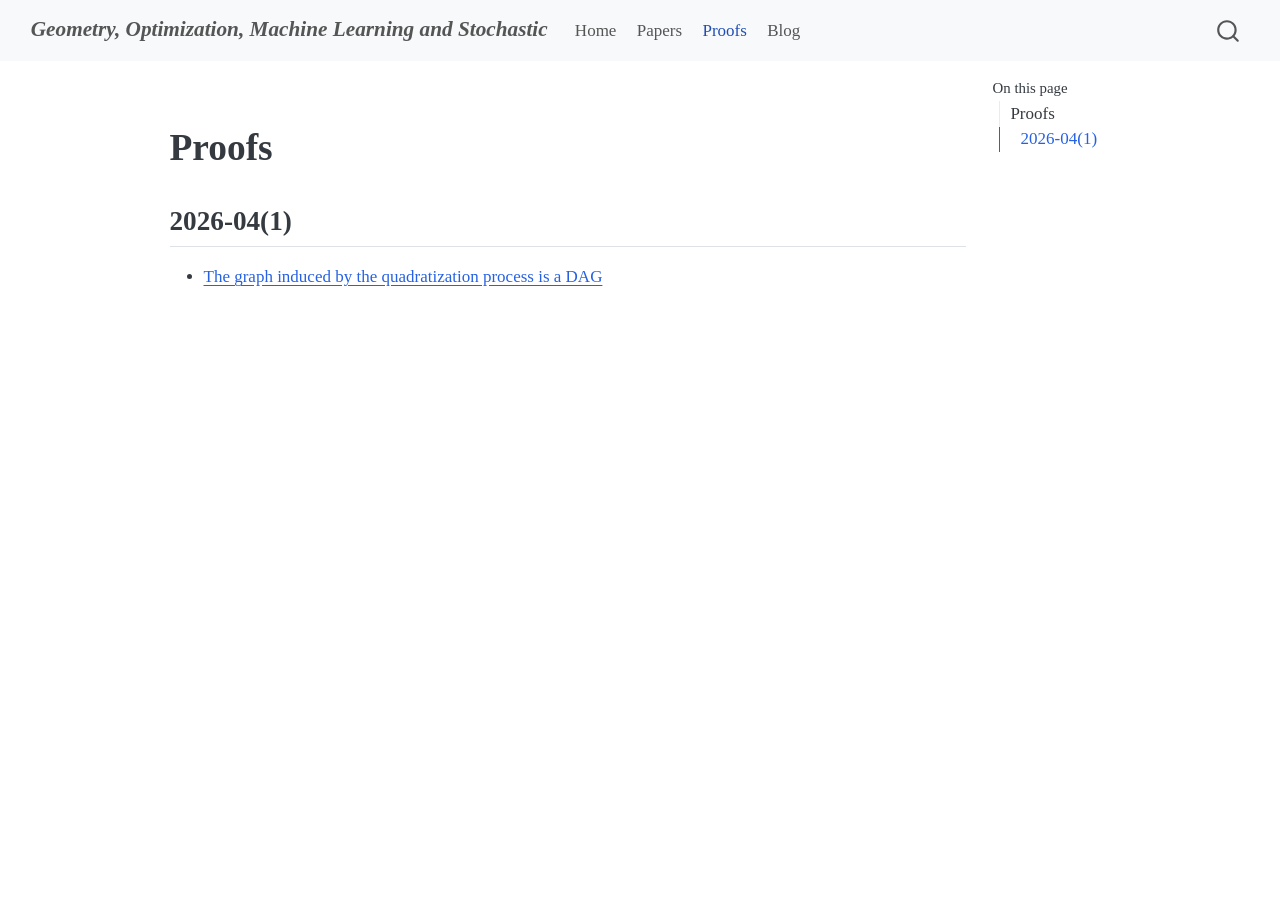
<file: docs/proofs.html>
<!DOCTYPE html>
<html xmlns="http://www.w3.org/1999/xhtml" lang="en" xml:lang="en"><head>

<meta charset="utf-8">
<meta name="generator" content="quarto-1.9.37">

<meta name="viewport" content="width=device-width, initial-scale=1.0, user-scalable=yes">


<title>proofs – Geometry, Optimization, Machine Learning and Stochastic</title>
<style>
/* Default styles provided by pandoc.
** See https://pandoc.org/MANUAL.html#variables-for-html for config info.
*/
code{white-space: pre-wrap;}
span.smallcaps{font-variant: small-caps;}
div.columns{display: flex; gap: min(4vw, 1.5em);}
div.column{flex: auto; overflow-x: auto;}
div.hanging-indent{margin-left: 1.5em; text-indent: -1.5em;}
ul.task-list{list-style: none;}
ul.task-list li input[type="checkbox"] {
  width: 0.8em;
  margin: 0 0.8em 0.2em -1em; /* quarto-specific, see https://github.com/quarto-dev/quarto-cli/issues/4556 */ 
  vertical-align: middle;
}
</style>


<script src="site_libs/quarto-nav/quarto-nav.js"></script>
<script src="site_libs/quarto-nav/headroom.min.js"></script>
<script src="site_libs/clipboard/clipboard.min.js"></script>
<script src="site_libs/quarto-search/autocomplete.umd.js"></script>
<script src="site_libs/quarto-search/fuse.min.js"></script>
<script src="site_libs/quarto-search/quarto-search.js"></script>
<meta name="quarto:offset" content="./">
<script src="site_libs/quarto-html/quarto.js" type="module"></script>
<script src="site_libs/quarto-html/tabsets/tabsets.js" type="module"></script>
<script src="site_libs/quarto-html/popper.min.js"></script>
<script src="site_libs/quarto-html/tippy.umd.min.js"></script>
<script src="site_libs/quarto-html/anchor.min.js"></script>
<link href="site_libs/quarto-html/tippy.css" rel="stylesheet">
<link href="site_libs/quarto-html/quarto-syntax-highlighting-7f8f88aac4f3542376d5c11b86a4c14d.css" rel="stylesheet" id="quarto-text-highlighting-styles">
<script src="site_libs/bootstrap/bootstrap.min.js"></script>
<link href="site_libs/bootstrap/bootstrap-icons.css" rel="stylesheet">
<link href="site_libs/bootstrap/bootstrap-158031087360bce0ff56dc785ce39e06.min.css" rel="stylesheet" append-hash="true" id="quarto-bootstrap" data-mode="light">
<script id="quarto-search-options" type="application/json">{
  "location": "navbar",
  "copy-button": false,
  "collapse-after": 3,
  "panel-placement": "end",
  "type": "overlay",
  "limit": 50,
  "keyboard-shortcut": [
    "f",
    "/",
    "s"
  ],
  "show-item-context": false,
  "language": {
    "search-no-results-text": "No results",
    "search-matching-documents-text": "matching documents",
    "search-copy-link-title": "Copy link to search",
    "search-hide-matches-text": "Hide additional matches",
    "search-more-match-text": "more match in this document",
    "search-more-matches-text": "more matches in this document",
    "search-clear-button-title": "Clear",
    "search-text-placeholder": "",
    "search-detached-cancel-button-title": "Cancel",
    "search-submit-button-title": "Submit",
    "search-label": "Search"
  }
}</script>


<link rel="stylesheet" href="style.css">
</head>

<body class="nav-fixed quarto-light">

<div id="quarto-search-results"></div>
  <header id="quarto-header" class="headroom fixed-top">
    <nav class="navbar navbar-expand-lg " data-bs-theme="dark">
      <div class="navbar-container container-fluid">
      <div class="navbar-brand-container mx-auto">
    <a class="navbar-brand" href="./index.html">
    <span class="navbar-title">Geometry, Optimization, Machine Learning and Stochastic</span>
    </a>
  </div>
            <div id="quarto-search" class="" title="Search"></div>
          <button class="navbar-toggler" type="button" data-bs-toggle="collapse" data-bs-target="#navbarCollapse" aria-controls="navbarCollapse" role="menu" aria-expanded="false" aria-label="Toggle navigation" onclick="if (window.quartoToggleHeadroom) { window.quartoToggleHeadroom(); }">
  <span class="navbar-toggler-icon"></span>
</button>
          <div class="collapse navbar-collapse" id="navbarCollapse">
            <ul class="navbar-nav navbar-nav-scroll me-auto">
  <li class="nav-item">
    <a class="nav-link" href="./index.html"> 
<span class="menu-text">Home</span></a>
  </li>  
  <li class="nav-item">
    <a class="nav-link" href="./papers.html"> 
<span class="menu-text">Papers</span></a>
  </li>  
  <li class="nav-item">
    <a class="nav-link active" href="./proofs.html" aria-current="page"> 
<span class="menu-text">Proofs</span></a>
  </li>  
  <li class="nav-item">
    <a class="nav-link" href="./blog.html"> 
<span class="menu-text">Blog</span></a>
  </li>  
</ul>
          </div> <!-- /navcollapse -->
            <div class="quarto-navbar-tools">
</div>
      </div> <!-- /container-fluid -->
    </nav>
</header>
<!-- content -->
<div id="quarto-content" class="quarto-container page-columns page-rows-contents page-layout-article page-navbar">
<!-- sidebar -->
<!-- margin-sidebar -->
    <div id="quarto-margin-sidebar" class="sidebar margin-sidebar">
        <nav id="TOC" role="doc-toc" class="toc-active">
    <h2 id="toc-title">On this page</h2>
   
  <ul>
  <li><a href="#proofs" id="toc-proofs" class="nav-link active" data-scroll-target="#proofs">Proofs</a>
  <ul class="collapse">
  <li><a href="#section" id="toc-section" class="nav-link" data-scroll-target="#section">2026-04(1)</a></li>
  </ul></li>
  </ul>
</nav>
    </div>
<!-- main -->
<main class="content" id="quarto-document-content"><header id="title-block-header" class="quarto-title-block"></header>




<section id="proofs" class="level1">
<h1>Proofs</h1>
<section id="section" class="level2">
<h2 class="anchored" data-anchor-id="section">2026-04(1)</h2>
<ul>
<li><a href="./proofs/quadratization_DAG.html">The graph induced by the quadratization process is a DAG</a></li>
</ul>


</section>
</section>

</main> <!-- /main -->
<script id="quarto-html-after-body" type="application/javascript">
  window.document.addEventListener("DOMContentLoaded", function (event) {
    const icon = "";
    const anchorJS = new window.AnchorJS();
    anchorJS.options = {
      placement: 'right',
      icon: icon
    };
    anchorJS.add('.anchored');
    const isCodeAnnotation = (el) => {
      for (const clz of el.classList) {
        if (clz.startsWith('code-annotation-')) {                     
          return true;
        }
      }
      return false;
    }
    const onCopySuccess = function(e) {
      // button target
      const button = e.trigger;
      // don't keep focus
      button.blur();
      // flash "checked"
      button.classList.add('code-copy-button-checked');
      var currentTitle = button.getAttribute("title");
      button.setAttribute("title", "Copied!");
      let tooltip;
      if (window.bootstrap) {
        button.setAttribute("data-bs-toggle", "tooltip");
        button.setAttribute("data-bs-placement", "left");
        button.setAttribute("data-bs-title", "Copied!");
        tooltip = new bootstrap.Tooltip(button, 
          { trigger: "manual", 
            customClass: "code-copy-button-tooltip",
            offset: [0, -8]});
        tooltip.show();    
      }
      setTimeout(function() {
        if (tooltip) {
          tooltip.hide();
          button.removeAttribute("data-bs-title");
          button.removeAttribute("data-bs-toggle");
          button.removeAttribute("data-bs-placement");
        }
        button.setAttribute("title", currentTitle);
        button.classList.remove('code-copy-button-checked');
      }, 1000);
      // clear code selection
      e.clearSelection();
    }
    const getTextToCopy = function(trigger) {
      const outerScaffold = trigger.parentElement.cloneNode(true);
      const codeEl = outerScaffold.querySelector('code');
      for (const childEl of codeEl.children) {
        if (isCodeAnnotation(childEl)) {
          childEl.remove();
        }
      }
      return codeEl.innerText;
    }
    const clipboard = new window.ClipboardJS('.code-copy-button:not([data-in-quarto-modal])', {
      text: getTextToCopy
    });
    clipboard.on('success', onCopySuccess);
    if (window.document.getElementById('quarto-embedded-source-code-modal')) {
      const clipboardModal = new window.ClipboardJS('.code-copy-button[data-in-quarto-modal]', {
        text: getTextToCopy,
        container: window.document.getElementById('quarto-embedded-source-code-modal')
      });
      clipboardModal.on('success', onCopySuccess);
    }
      var localhostRegex = new RegExp(/^(?:http|https):\/\/localhost\:?[0-9]*\//);
      var mailtoRegex = new RegExp(/^mailto:/);
        var filterRegex = new RegExp('/' + window.location.host + '/');
      var isInternal = (href) => {
          return filterRegex.test(href) || localhostRegex.test(href) || mailtoRegex.test(href);
      }
      // Inspect non-navigation links and adorn them if external
     var links = window.document.querySelectorAll('a[href]:not(.nav-link):not(.navbar-brand):not(.toc-action):not(.sidebar-link):not(.sidebar-item-toggle):not(.pagination-link):not(.no-external):not([aria-hidden]):not(.dropdown-item):not(.quarto-navigation-tool):not(.about-link)');
      for (var i=0; i<links.length; i++) {
        const link = links[i];
        if (!isInternal(link.href)) {
          // undo the damage that might have been done by quarto-nav.js in the case of
          // links that we want to consider external
          if (link.dataset.originalHref !== undefined) {
            link.href = link.dataset.originalHref;
          }
        }
      }
    function tippyHover(el, contentFn, onTriggerFn, onUntriggerFn) {
      const config = {
        allowHTML: true,
        maxWidth: 500,
        delay: 100,
        arrow: false,
        appendTo: function(el) {
            return el.parentElement;
        },
        interactive: true,
        interactiveBorder: 10,
        theme: 'quarto',
        placement: 'bottom-start',
      };
      if (contentFn) {
        config.content = contentFn;
      }
      if (onTriggerFn) {
        config.onTrigger = onTriggerFn;
      }
      if (onUntriggerFn) {
        config.onUntrigger = onUntriggerFn;
      }
      window.tippy(el, config); 
    }
    const noterefs = window.document.querySelectorAll('a[role="doc-noteref"]');
    for (var i=0; i<noterefs.length; i++) {
      const ref = noterefs[i];
      tippyHover(ref, function() {
        // use id or data attribute instead here
        let href = ref.getAttribute('data-footnote-href') || ref.getAttribute('href');
        try { href = new URL(href).hash; } catch {}
        const id = href.replace(/^#\/?/, "");
        const note = window.document.getElementById(id);
        if (note) {
          return note.innerHTML;
        } else {
          return "";
        }
      });
    }
    const xrefs = window.document.querySelectorAll('a.quarto-xref');
    const processXRef = (id, note) => {
      // Strip column container classes
      const stripColumnClz = (el) => {
        el.classList.remove("page-full", "page-columns");
        if (el.children) {
          for (const child of el.children) {
            stripColumnClz(child);
          }
        }
      }
      stripColumnClz(note)
      if (id === null || id.startsWith('sec-')) {
        // Special case sections, only their first couple elements
        const container = document.createElement("div");
        if (note.children && note.children.length > 2) {
          container.appendChild(note.children[0].cloneNode(true));
          for (let i = 1; i < note.children.length; i++) {
            const child = note.children[i];
            if (child.tagName === "P" && child.innerText === "") {
              continue;
            } else {
              container.appendChild(child.cloneNode(true));
              break;
            }
          }
          if (window.Quarto?.typesetMath) {
            window.Quarto.typesetMath(container);
          }
          return container.innerHTML
        } else {
          if (window.Quarto?.typesetMath) {
            window.Quarto.typesetMath(note);
          }
          return note.innerHTML;
        }
      } else {
        // Remove any anchor links if they are present
        const anchorLink = note.querySelector('a.anchorjs-link');
        if (anchorLink) {
          anchorLink.remove();
        }
        if (window.Quarto?.typesetMath) {
          window.Quarto.typesetMath(note);
        }
        if (note.classList.contains("callout")) {
          return note.outerHTML;
        } else {
          return note.innerHTML;
        }
      }
    }
    for (var i=0; i<xrefs.length; i++) {
      const xref = xrefs[i];
      tippyHover(xref, undefined, function(instance) {
        instance.disable();
        let url = xref.getAttribute('href');
        let hash = undefined; 
        if (url.startsWith('#')) {
          hash = url;
        } else {
          try { hash = new URL(url).hash; } catch {}
        }
        if (hash) {
          const id = hash.replace(/^#\/?/, "");
          const note = window.document.getElementById(id);
          if (note !== null) {
            try {
              const html = processXRef(id, note.cloneNode(true));
              instance.setContent(html);
            } finally {
              instance.enable();
              instance.show();
            }
          } else {
            // See if we can fetch this
            fetch(url.split('#')[0])
            .then(res => res.text())
            .then(html => {
              const parser = new DOMParser();
              const htmlDoc = parser.parseFromString(html, "text/html");
              const note = htmlDoc.getElementById(id);
              if (note !== null) {
                const html = processXRef(id, note);
                instance.setContent(html);
              } 
            }).finally(() => {
              instance.enable();
              instance.show();
            });
          }
        } else {
          // See if we can fetch a full url (with no hash to target)
          // This is a special case and we should probably do some content thinning / targeting
          fetch(url)
          .then(res => res.text())
          .then(html => {
            const parser = new DOMParser();
            const htmlDoc = parser.parseFromString(html, "text/html");
            const note = htmlDoc.querySelector('main.content');
            if (note !== null) {
              // This should only happen for chapter cross references
              // (since there is no id in the URL)
              // remove the first header
              if (note.children.length > 0 && note.children[0].tagName === "HEADER") {
                note.children[0].remove();
              }
              const html = processXRef(null, note);
              instance.setContent(html);
            } 
          }).finally(() => {
            instance.enable();
            instance.show();
          });
        }
      }, function(instance) {
      });
    }
        let selectedAnnoteEl;
        const selectorForAnnotation = ( cell, annotation) => {
          let cellAttr = 'data-code-cell="' + cell + '"';
          let lineAttr = 'data-code-annotation="' +  annotation + '"';
          const selector = 'span[' + cellAttr + '][' + lineAttr + ']';
          return selector;
        }
        const selectCodeLines = (annoteEl) => {
          const doc = window.document;
          const targetCell = annoteEl.getAttribute("data-target-cell");
          const targetAnnotation = annoteEl.getAttribute("data-target-annotation");
          const annoteSpan = window.document.querySelector(selectorForAnnotation(targetCell, targetAnnotation));
          const lines = annoteSpan.getAttribute("data-code-lines").split(",");
          const lineIds = lines.map((line) => {
            return targetCell + "-" + line;
          })
          let top = null;
          let height = null;
          let parent = null;
          if (lineIds.length > 0) {
              //compute the position of the single el (top and bottom and make a div)
              const el = window.document.getElementById(lineIds[0]);
              top = el.offsetTop;
              height = el.offsetHeight;
              parent = el.parentElement.parentElement;
            if (lineIds.length > 1) {
              const lastEl = window.document.getElementById(lineIds[lineIds.length - 1]);
              const bottom = lastEl.offsetTop + lastEl.offsetHeight;
              height = bottom - top;
            }
            if (top !== null && height !== null && parent !== null) {
              // cook up a div (if necessary) and position it 
              let div = window.document.getElementById("code-annotation-line-highlight");
              if (div === null) {
                div = window.document.createElement("div");
                div.setAttribute("id", "code-annotation-line-highlight");
                div.style.position = 'absolute';
                parent.appendChild(div);
              }
              div.style.top = top - 2 + "px";
              div.style.height = height + 4 + "px";
              div.style.left = 0;
              let gutterDiv = window.document.getElementById("code-annotation-line-highlight-gutter");
              if (gutterDiv === null) {
                gutterDiv = window.document.createElement("div");
                gutterDiv.setAttribute("id", "code-annotation-line-highlight-gutter");
                gutterDiv.style.position = 'absolute';
                const codeCell = window.document.getElementById(targetCell);
                const gutter = codeCell.querySelector('.code-annotation-gutter');
                gutter.appendChild(gutterDiv);
              }
              gutterDiv.style.top = top - 2 + "px";
              gutterDiv.style.height = height + 4 + "px";
            }
            selectedAnnoteEl = annoteEl;
          }
        };
        const unselectCodeLines = () => {
          const elementsIds = ["code-annotation-line-highlight", "code-annotation-line-highlight-gutter"];
          elementsIds.forEach((elId) => {
            const div = window.document.getElementById(elId);
            if (div) {
              div.remove();
            }
          });
          selectedAnnoteEl = undefined;
        };
          // Handle positioning of the toggle
      window.addEventListener(
        "resize",
        throttle(() => {
          elRect = undefined;
          if (selectedAnnoteEl) {
            selectCodeLines(selectedAnnoteEl);
          }
        }, 10)
      );
      function throttle(fn, ms) {
      let throttle = false;
      let timer;
        return (...args) => {
          if(!throttle) { // first call gets through
              fn.apply(this, args);
              throttle = true;
          } else { // all the others get throttled
              if(timer) clearTimeout(timer); // cancel #2
              timer = setTimeout(() => {
                fn.apply(this, args);
                timer = throttle = false;
              }, ms);
          }
        };
      }
        // Attach click handler to the DT
        const annoteDls = window.document.querySelectorAll('dt[data-target-cell]');
        for (const annoteDlNode of annoteDls) {
          annoteDlNode.addEventListener('click', (event) => {
            const clickedEl = event.target;
            if (clickedEl !== selectedAnnoteEl) {
              unselectCodeLines();
              const activeEl = window.document.querySelector('dt[data-target-cell].code-annotation-active');
              if (activeEl) {
                activeEl.classList.remove('code-annotation-active');
              }
              selectCodeLines(clickedEl);
              clickedEl.classList.add('code-annotation-active');
            } else {
              // Unselect the line
              unselectCodeLines();
              clickedEl.classList.remove('code-annotation-active');
            }
          });
        }
    const findCites = (el) => {
      const parentEl = el.parentElement;
      if (parentEl) {
        const cites = parentEl.dataset.cites;
        if (cites) {
          return {
            el,
            cites: cites.split(' ')
          };
        } else {
          return findCites(el.parentElement)
        }
      } else {
        return undefined;
      }
    };
    var bibliorefs = window.document.querySelectorAll('a[role="doc-biblioref"]');
    for (var i=0; i<bibliorefs.length; i++) {
      const ref = bibliorefs[i];
      const citeInfo = findCites(ref);
      if (citeInfo) {
        tippyHover(citeInfo.el, function() {
          var popup = window.document.createElement('div');
          citeInfo.cites.forEach(function(cite) {
            var citeDiv = window.document.createElement('div');
            citeDiv.classList.add('hanging-indent');
            citeDiv.classList.add('csl-entry');
            var biblioDiv = window.document.getElementById('ref-' + cite);
            if (biblioDiv) {
              citeDiv.innerHTML = biblioDiv.innerHTML;
            }
            popup.appendChild(citeDiv);
          });
          return popup.innerHTML;
        });
      }
    }
  });
  </script>
</div> <!-- /content -->




</body></html>
</file>
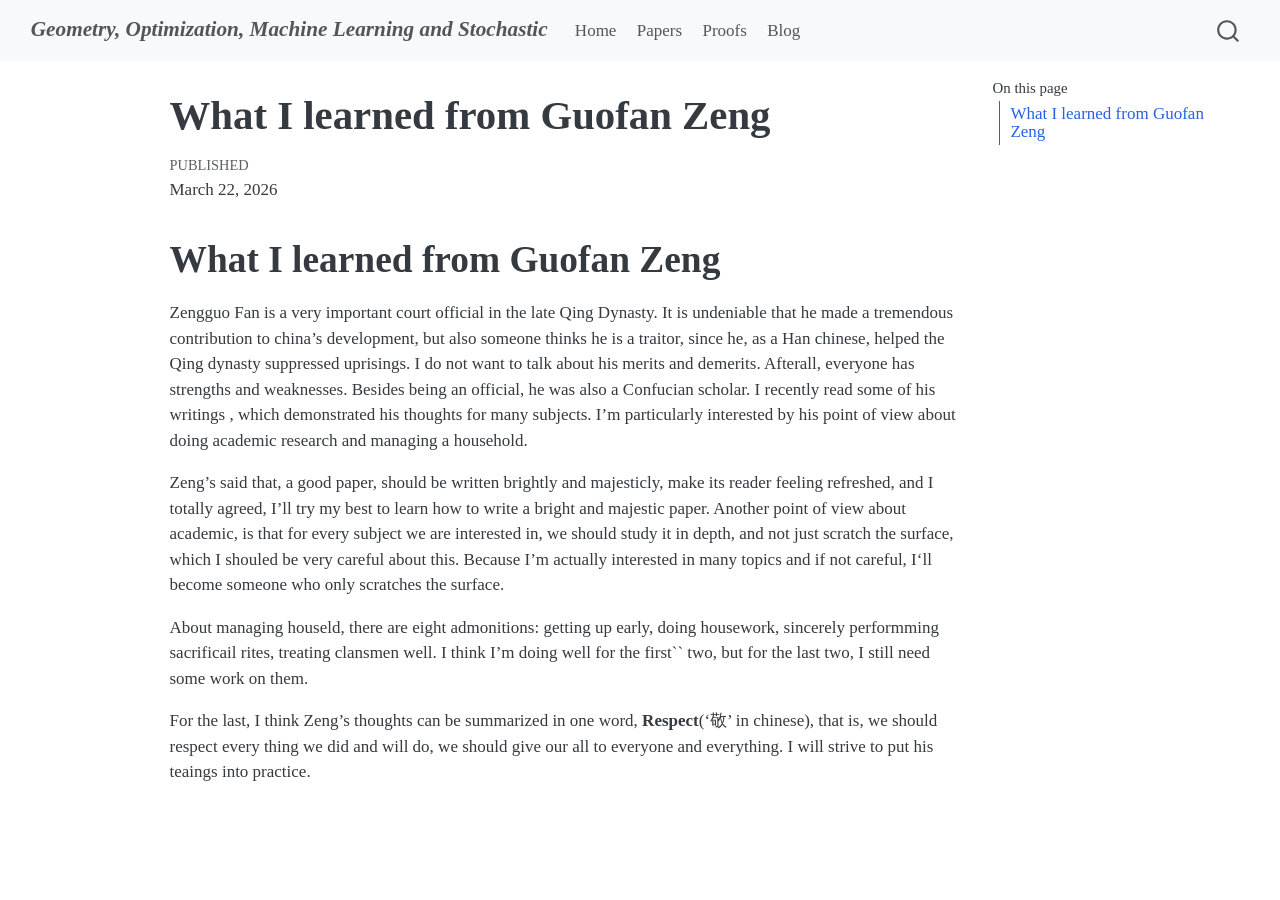
<file: docs/blog/2026-03-22.html>
<!DOCTYPE html>
<html xmlns="http://www.w3.org/1999/xhtml" lang="en" xml:lang="en"><head>

<meta charset="utf-8">
<meta name="generator" content="quarto-1.9.36">

<meta name="viewport" content="width=device-width, initial-scale=1.0, user-scalable=yes">

<meta name="dcterms.date" content="2026-03-22">

<title>What I learned from Guofan Zeng – Geometry, Optimization, Machine Learning and Stochastic</title>
<style>
/* Default styles provided by pandoc.
** See https://pandoc.org/MANUAL.html#variables-for-html for config info.
*/
code{white-space: pre-wrap;}
span.smallcaps{font-variant: small-caps;}
div.columns{display: flex; gap: min(4vw, 1.5em);}
div.column{flex: auto; overflow-x: auto;}
div.hanging-indent{margin-left: 1.5em; text-indent: -1.5em;}
ul.task-list{list-style: none;}
ul.task-list li input[type="checkbox"] {
  width: 0.8em;
  margin: 0 0.8em 0.2em -1em; /* quarto-specific, see https://github.com/quarto-dev/quarto-cli/issues/4556 */ 
  vertical-align: middle;
}
</style>


<script src="../site_libs/quarto-nav/quarto-nav.js"></script>
<script src="../site_libs/quarto-nav/headroom.min.js"></script>
<script src="../site_libs/clipboard/clipboard.min.js"></script>
<script src="../site_libs/quarto-search/autocomplete.umd.js"></script>
<script src="../site_libs/quarto-search/fuse.min.js"></script>
<script src="../site_libs/quarto-search/quarto-search.js"></script>
<meta name="quarto:offset" content="../">
<script src="../site_libs/quarto-html/quarto.js" type="module"></script>
<script src="../site_libs/quarto-html/tabsets/tabsets.js" type="module"></script>
<script src="../site_libs/quarto-html/popper.min.js"></script>
<script src="../site_libs/quarto-html/tippy.umd.min.js"></script>
<script src="../site_libs/quarto-html/anchor.min.js"></script>
<link href="../site_libs/quarto-html/tippy.css" rel="stylesheet">
<link href="../site_libs/quarto-html/quarto-syntax-highlighting-845c23b38eaddc0f92fda52bfe77a8c8.css" rel="stylesheet" id="quarto-text-highlighting-styles">
<script src="../site_libs/bootstrap/bootstrap.min.js"></script>
<link href="../site_libs/bootstrap/bootstrap-icons.css" rel="stylesheet">
<link href="../site_libs/bootstrap/bootstrap-158031087360bce0ff56dc785ce39e06.min.css" rel="stylesheet" append-hash="true" id="quarto-bootstrap" data-mode="light">
<script id="quarto-search-options" type="application/json">{
  "location": "navbar",
  "copy-button": false,
  "collapse-after": 3,
  "panel-placement": "end",
  "type": "overlay",
  "limit": 50,
  "keyboard-shortcut": [
    "f",
    "/",
    "s"
  ],
  "show-item-context": false,
  "language": {
    "search-no-results-text": "No results",
    "search-matching-documents-text": "matching documents",
    "search-copy-link-title": "Copy link to search",
    "search-hide-matches-text": "Hide additional matches",
    "search-more-match-text": "more match in this document",
    "search-more-matches-text": "more matches in this document",
    "search-clear-button-title": "Clear",
    "search-text-placeholder": "",
    "search-detached-cancel-button-title": "Cancel",
    "search-submit-button-title": "Submit",
    "search-label": "Search"
  }
}</script>


<link rel="stylesheet" href="../style.css">
</head>

<body class="nav-fixed quarto-light">

<div id="quarto-search-results"></div>
  <header id="quarto-header" class="headroom fixed-top">
    <nav class="navbar navbar-expand-lg " data-bs-theme="dark">
      <div class="navbar-container container-fluid">
      <div class="navbar-brand-container mx-auto">
    <a class="navbar-brand" href="../index.html">
    <span class="navbar-title">Geometry, Optimization, Machine Learning and Stochastic</span>
    </a>
  </div>
            <div id="quarto-search" class="" title="Search"></div>
          <button class="navbar-toggler" type="button" data-bs-toggle="collapse" data-bs-target="#navbarCollapse" aria-controls="navbarCollapse" role="menu" aria-expanded="false" aria-label="Toggle navigation" onclick="if (window.quartoToggleHeadroom) { window.quartoToggleHeadroom(); }">
  <span class="navbar-toggler-icon"></span>
</button>
          <div class="collapse navbar-collapse" id="navbarCollapse">
            <ul class="navbar-nav navbar-nav-scroll me-auto">
  <li class="nav-item">
    <a class="nav-link" href="../index.html"> 
<span class="menu-text">Home</span></a>
  </li>  
  <li class="nav-item">
    <a class="nav-link" href="../papers.html"> 
<span class="menu-text">Papers</span></a>
  </li>  
  <li class="nav-item">
    <a class="nav-link" href="../proofs.html"> 
<span class="menu-text">Proofs</span></a>
  </li>  
  <li class="nav-item">
    <a class="nav-link" href="../blog.html"> 
<span class="menu-text">Blog</span></a>
  </li>  
</ul>
          </div> <!-- /navcollapse -->
            <div class="quarto-navbar-tools">
</div>
      </div> <!-- /container-fluid -->
    </nav>
</header>
<!-- content -->
<div id="quarto-content" class="quarto-container page-columns page-rows-contents page-layout-article page-navbar">
<!-- sidebar -->
<!-- margin-sidebar -->
    <div id="quarto-margin-sidebar" class="sidebar margin-sidebar">
        <nav id="TOC" role="doc-toc" class="toc-active">
    <h2 id="toc-title">On this page</h2>
   
  <ul>
  <li><a href="#what-i-learned-from-guofan-zeng" id="toc-what-i-learned-from-guofan-zeng" class="nav-link active" data-scroll-target="#what-i-learned-from-guofan-zeng">What I learned from Guofan Zeng</a></li>
  </ul>
</nav>
    </div>
<!-- main -->
<main class="content" id="quarto-document-content">

<header id="title-block-header" class="quarto-title-block default">
<div class="quarto-title">
<h1 class="title">What I learned from Guofan Zeng</h1>
</div>



<div class="quarto-title-meta">

    
    <div>
    <div class="quarto-title-meta-heading">Published</div>
    <div class="quarto-title-meta-contents">
      <p class="date">March 22, 2026</p>
    </div>
  </div>
  
    
  </div>
  


</header>


<section id="what-i-learned-from-guofan-zeng" class="level1">
<h1>What I learned from Guofan Zeng</h1>
<p>Zengguo Fan is a very important court official in the late Qing Dynasty. It is undeniable that he made a tremendous contribution to china’s development, but also someone thinks he is a traitor, since he, as a Han chinese, helped the Qing dynasty suppressed uprisings. I do not want to talk about his merits and demerits. Afterall, everyone has strengths and weaknesses. Besides being an official, he was also a Confucian scholar. I recently read some of his writings , which demonstrated his thoughts for many subjects. I’m particularly interested by his point of view about doing academic research and managing a household.</p>
<p>Zeng’s said that, a good paper, should be written brightly and majesticly, make its reader feeling refreshed, and I totally agreed, I’ll try my best to learn how to write a bright and majestic paper. Another point of view about academic, is that for every subject we are interested in, we should study it in depth, and not just scratch the surface, which I shouled be very careful about this. Because I’m actually interested in many topics and if not careful, I‘ll become someone who only scratches the surface.</p>
<p>About managing houseld, there are eight admonitions: getting up early, doing housework, sincerely performming sacrificail rites, treating clansmen well. I think I’m doing well for the first`` two, but for the last two, I still need some work on them.</p>
<p>For the last, I think Zeng’s thoughts can be summarized in one word, <strong>Respect</strong>(‘敬’ in chinese), that is, we should respect every thing we did and will do, we should give our all to everyone and everything. I will strive to put his teaings into practice.</p>


</section>

</main> <!-- /main -->
<script id="quarto-html-after-body" type="application/javascript">
  window.document.addEventListener("DOMContentLoaded", function (event) {
    const icon = "";
    const anchorJS = new window.AnchorJS();
    anchorJS.options = {
      placement: 'right',
      icon: icon
    };
    anchorJS.add('.anchored');
    const isCodeAnnotation = (el) => {
      for (const clz of el.classList) {
        if (clz.startsWith('code-annotation-')) {                     
          return true;
        }
      }
      return false;
    }
    const onCopySuccess = function(e) {
      // button target
      const button = e.trigger;
      // don't keep focus
      button.blur();
      // flash "checked"
      button.classList.add('code-copy-button-checked');
      var currentTitle = button.getAttribute("title");
      button.setAttribute("title", "Copied!");
      let tooltip;
      if (window.bootstrap) {
        button.setAttribute("data-bs-toggle", "tooltip");
        button.setAttribute("data-bs-placement", "left");
        button.setAttribute("data-bs-title", "Copied!");
        tooltip = new bootstrap.Tooltip(button, 
          { trigger: "manual", 
            customClass: "code-copy-button-tooltip",
            offset: [0, -8]});
        tooltip.show();    
      }
      setTimeout(function() {
        if (tooltip) {
          tooltip.hide();
          button.removeAttribute("data-bs-title");
          button.removeAttribute("data-bs-toggle");
          button.removeAttribute("data-bs-placement");
        }
        button.setAttribute("title", currentTitle);
        button.classList.remove('code-copy-button-checked');
      }, 1000);
      // clear code selection
      e.clearSelection();
    }
    const getTextToCopy = function(trigger) {
      const outerScaffold = trigger.parentElement.cloneNode(true);
      const codeEl = outerScaffold.querySelector('code');
      for (const childEl of codeEl.children) {
        if (isCodeAnnotation(childEl)) {
          childEl.remove();
        }
      }
      return codeEl.innerText;
    }
    const clipboard = new window.ClipboardJS('.code-copy-button:not([data-in-quarto-modal])', {
      text: getTextToCopy
    });
    clipboard.on('success', onCopySuccess);
    if (window.document.getElementById('quarto-embedded-source-code-modal')) {
      const clipboardModal = new window.ClipboardJS('.code-copy-button[data-in-quarto-modal]', {
        text: getTextToCopy,
        container: window.document.getElementById('quarto-embedded-source-code-modal')
      });
      clipboardModal.on('success', onCopySuccess);
    }
      var localhostRegex = new RegExp(/^(?:http|https):\/\/localhost\:?[0-9]*\//);
      var mailtoRegex = new RegExp(/^mailto:/);
        var filterRegex = new RegExp('/' + window.location.host + '/');
      var isInternal = (href) => {
          return filterRegex.test(href) || localhostRegex.test(href) || mailtoRegex.test(href);
      }
      // Inspect non-navigation links and adorn them if external
     var links = window.document.querySelectorAll('a[href]:not(.nav-link):not(.navbar-brand):not(.toc-action):not(.sidebar-link):not(.sidebar-item-toggle):not(.pagination-link):not(.no-external):not([aria-hidden]):not(.dropdown-item):not(.quarto-navigation-tool):not(.about-link)');
      for (var i=0; i<links.length; i++) {
        const link = links[i];
        if (!isInternal(link.href)) {
          // undo the damage that might have been done by quarto-nav.js in the case of
          // links that we want to consider external
          if (link.dataset.originalHref !== undefined) {
            link.href = link.dataset.originalHref;
          }
        }
      }
    function tippyHover(el, contentFn, onTriggerFn, onUntriggerFn) {
      const config = {
        allowHTML: true,
        maxWidth: 500,
        delay: 100,
        arrow: false,
        appendTo: function(el) {
            return el.parentElement;
        },
        interactive: true,
        interactiveBorder: 10,
        theme: 'quarto',
        placement: 'bottom-start',
      };
      if (contentFn) {
        config.content = contentFn;
      }
      if (onTriggerFn) {
        config.onTrigger = onTriggerFn;
      }
      if (onUntriggerFn) {
        config.onUntrigger = onUntriggerFn;
      }
      window.tippy(el, config); 
    }
    const noterefs = window.document.querySelectorAll('a[role="doc-noteref"]');
    for (var i=0; i<noterefs.length; i++) {
      const ref = noterefs[i];
      tippyHover(ref, function() {
        // use id or data attribute instead here
        let href = ref.getAttribute('data-footnote-href') || ref.getAttribute('href');
        try { href = new URL(href).hash; } catch {}
        const id = href.replace(/^#\/?/, "");
        const note = window.document.getElementById(id);
        if (note) {
          return note.innerHTML;
        } else {
          return "";
        }
      });
    }
    const xrefs = window.document.querySelectorAll('a.quarto-xref');
    const processXRef = (id, note) => {
      // Strip column container classes
      const stripColumnClz = (el) => {
        el.classList.remove("page-full", "page-columns");
        if (el.children) {
          for (const child of el.children) {
            stripColumnClz(child);
          }
        }
      }
      stripColumnClz(note)
      if (id === null || id.startsWith('sec-')) {
        // Special case sections, only their first couple elements
        const container = document.createElement("div");
        if (note.children && note.children.length > 2) {
          container.appendChild(note.children[0].cloneNode(true));
          for (let i = 1; i < note.children.length; i++) {
            const child = note.children[i];
            if (child.tagName === "P" && child.innerText === "") {
              continue;
            } else {
              container.appendChild(child.cloneNode(true));
              break;
            }
          }
          if (window.Quarto?.typesetMath) {
            window.Quarto.typesetMath(container);
          }
          return container.innerHTML
        } else {
          if (window.Quarto?.typesetMath) {
            window.Quarto.typesetMath(note);
          }
          return note.innerHTML;
        }
      } else {
        // Remove any anchor links if they are present
        const anchorLink = note.querySelector('a.anchorjs-link');
        if (anchorLink) {
          anchorLink.remove();
        }
        if (window.Quarto?.typesetMath) {
          window.Quarto.typesetMath(note);
        }
        if (note.classList.contains("callout")) {
          return note.outerHTML;
        } else {
          return note.innerHTML;
        }
      }
    }
    for (var i=0; i<xrefs.length; i++) {
      const xref = xrefs[i];
      tippyHover(xref, undefined, function(instance) {
        instance.disable();
        let url = xref.getAttribute('href');
        let hash = undefined; 
        if (url.startsWith('#')) {
          hash = url;
        } else {
          try { hash = new URL(url).hash; } catch {}
        }
        if (hash) {
          const id = hash.replace(/^#\/?/, "");
          const note = window.document.getElementById(id);
          if (note !== null) {
            try {
              const html = processXRef(id, note.cloneNode(true));
              instance.setContent(html);
            } finally {
              instance.enable();
              instance.show();
            }
          } else {
            // See if we can fetch this
            fetch(url.split('#')[0])
            .then(res => res.text())
            .then(html => {
              const parser = new DOMParser();
              const htmlDoc = parser.parseFromString(html, "text/html");
              const note = htmlDoc.getElementById(id);
              if (note !== null) {
                const html = processXRef(id, note);
                instance.setContent(html);
              } 
            }).finally(() => {
              instance.enable();
              instance.show();
            });
          }
        } else {
          // See if we can fetch a full url (with no hash to target)
          // This is a special case and we should probably do some content thinning / targeting
          fetch(url)
          .then(res => res.text())
          .then(html => {
            const parser = new DOMParser();
            const htmlDoc = parser.parseFromString(html, "text/html");
            const note = htmlDoc.querySelector('main.content');
            if (note !== null) {
              // This should only happen for chapter cross references
              // (since there is no id in the URL)
              // remove the first header
              if (note.children.length > 0 && note.children[0].tagName === "HEADER") {
                note.children[0].remove();
              }
              const html = processXRef(null, note);
              instance.setContent(html);
            } 
          }).finally(() => {
            instance.enable();
            instance.show();
          });
        }
      }, function(instance) {
      });
    }
        let selectedAnnoteEl;
        const selectorForAnnotation = ( cell, annotation) => {
          let cellAttr = 'data-code-cell="' + cell + '"';
          let lineAttr = 'data-code-annotation="' +  annotation + '"';
          const selector = 'span[' + cellAttr + '][' + lineAttr + ']';
          return selector;
        }
        const selectCodeLines = (annoteEl) => {
          const doc = window.document;
          const targetCell = annoteEl.getAttribute("data-target-cell");
          const targetAnnotation = annoteEl.getAttribute("data-target-annotation");
          const annoteSpan = window.document.querySelector(selectorForAnnotation(targetCell, targetAnnotation));
          const lines = annoteSpan.getAttribute("data-code-lines").split(",");
          const lineIds = lines.map((line) => {
            return targetCell + "-" + line;
          })
          let top = null;
          let height = null;
          let parent = null;
          if (lineIds.length > 0) {
              //compute the position of the single el (top and bottom and make a div)
              const el = window.document.getElementById(lineIds[0]);
              top = el.offsetTop;
              height = el.offsetHeight;
              parent = el.parentElement.parentElement;
            if (lineIds.length > 1) {
              const lastEl = window.document.getElementById(lineIds[lineIds.length - 1]);
              const bottom = lastEl.offsetTop + lastEl.offsetHeight;
              height = bottom - top;
            }
            if (top !== null && height !== null && parent !== null) {
              // cook up a div (if necessary) and position it 
              let div = window.document.getElementById("code-annotation-line-highlight");
              if (div === null) {
                div = window.document.createElement("div");
                div.setAttribute("id", "code-annotation-line-highlight");
                div.style.position = 'absolute';
                parent.appendChild(div);
              }
              div.style.top = top - 2 + "px";
              div.style.height = height + 4 + "px";
              div.style.left = 0;
              let gutterDiv = window.document.getElementById("code-annotation-line-highlight-gutter");
              if (gutterDiv === null) {
                gutterDiv = window.document.createElement("div");
                gutterDiv.setAttribute("id", "code-annotation-line-highlight-gutter");
                gutterDiv.style.position = 'absolute';
                const codeCell = window.document.getElementById(targetCell);
                const gutter = codeCell.querySelector('.code-annotation-gutter');
                gutter.appendChild(gutterDiv);
              }
              gutterDiv.style.top = top - 2 + "px";
              gutterDiv.style.height = height + 4 + "px";
            }
            selectedAnnoteEl = annoteEl;
          }
        };
        const unselectCodeLines = () => {
          const elementsIds = ["code-annotation-line-highlight", "code-annotation-line-highlight-gutter"];
          elementsIds.forEach((elId) => {
            const div = window.document.getElementById(elId);
            if (div) {
              div.remove();
            }
          });
          selectedAnnoteEl = undefined;
        };
          // Handle positioning of the toggle
      window.addEventListener(
        "resize",
        throttle(() => {
          elRect = undefined;
          if (selectedAnnoteEl) {
            selectCodeLines(selectedAnnoteEl);
          }
        }, 10)
      );
      function throttle(fn, ms) {
      let throttle = false;
      let timer;
        return (...args) => {
          if(!throttle) { // first call gets through
              fn.apply(this, args);
              throttle = true;
          } else { // all the others get throttled
              if(timer) clearTimeout(timer); // cancel #2
              timer = setTimeout(() => {
                fn.apply(this, args);
                timer = throttle = false;
              }, ms);
          }
        };
      }
        // Attach click handler to the DT
        const annoteDls = window.document.querySelectorAll('dt[data-target-cell]');
        for (const annoteDlNode of annoteDls) {
          annoteDlNode.addEventListener('click', (event) => {
            const clickedEl = event.target;
            if (clickedEl !== selectedAnnoteEl) {
              unselectCodeLines();
              const activeEl = window.document.querySelector('dt[data-target-cell].code-annotation-active');
              if (activeEl) {
                activeEl.classList.remove('code-annotation-active');
              }
              selectCodeLines(clickedEl);
              clickedEl.classList.add('code-annotation-active');
            } else {
              // Unselect the line
              unselectCodeLines();
              clickedEl.classList.remove('code-annotation-active');
            }
          });
        }
    const findCites = (el) => {
      const parentEl = el.parentElement;
      if (parentEl) {
        const cites = parentEl.dataset.cites;
        if (cites) {
          return {
            el,
            cites: cites.split(' ')
          };
        } else {
          return findCites(el.parentElement)
        }
      } else {
        return undefined;
      }
    };
    var bibliorefs = window.document.querySelectorAll('a[role="doc-biblioref"]');
    for (var i=0; i<bibliorefs.length; i++) {
      const ref = bibliorefs[i];
      const citeInfo = findCites(ref);
      if (citeInfo) {
        tippyHover(citeInfo.el, function() {
          var popup = window.document.createElement('div');
          citeInfo.cites.forEach(function(cite) {
            var citeDiv = window.document.createElement('div');
            citeDiv.classList.add('hanging-indent');
            citeDiv.classList.add('csl-entry');
            var biblioDiv = window.document.getElementById('ref-' + cite);
            if (biblioDiv) {
              citeDiv.innerHTML = biblioDiv.innerHTML;
            }
            popup.appendChild(citeDiv);
          });
          return popup.innerHTML;
        });
      }
    }
  });
  </script>
</div> <!-- /content -->




</body></html>
</file>
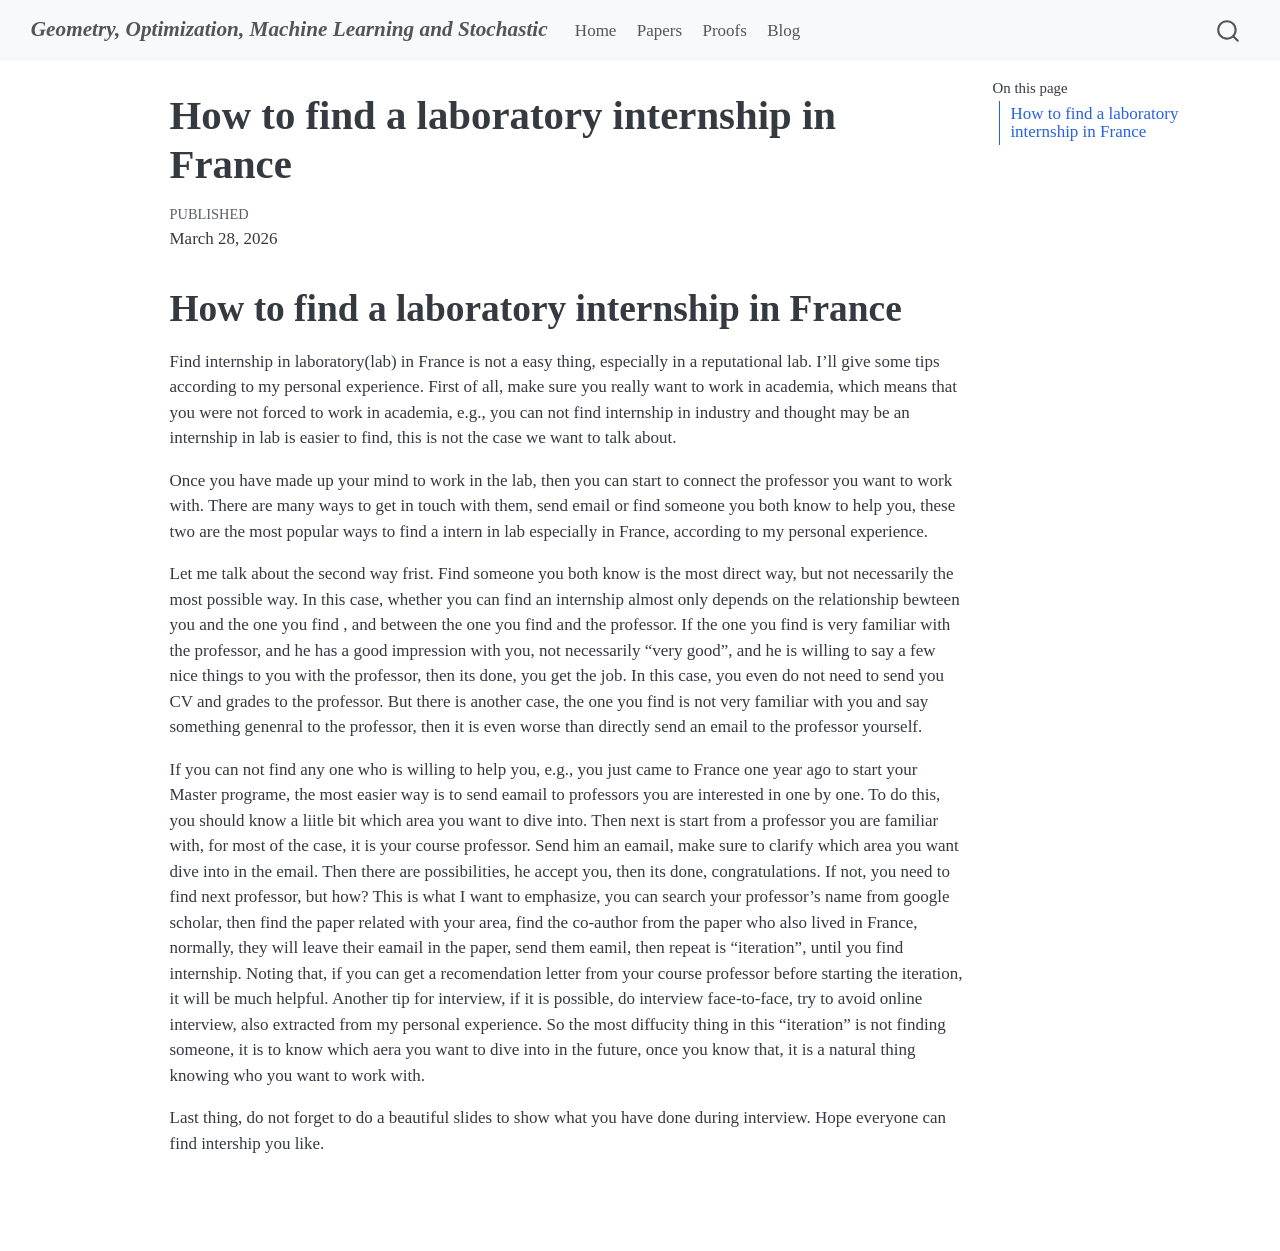
<file: docs/blog/2026-03-25.html>
<!DOCTYPE html>
<html xmlns="http://www.w3.org/1999/xhtml" lang="en" xml:lang="en"><head>

<meta charset="utf-8">
<meta name="generator" content="quarto-1.9.36">

<meta name="viewport" content="width=device-width, initial-scale=1.0, user-scalable=yes">

<meta name="dcterms.date" content="2026-03-28">

<title>How to find a laboratory internship in France – Geometry, Optimization, Machine Learning and Stochastic</title>
<style>
/* Default styles provided by pandoc.
** See https://pandoc.org/MANUAL.html#variables-for-html for config info.
*/
code{white-space: pre-wrap;}
span.smallcaps{font-variant: small-caps;}
div.columns{display: flex; gap: min(4vw, 1.5em);}
div.column{flex: auto; overflow-x: auto;}
div.hanging-indent{margin-left: 1.5em; text-indent: -1.5em;}
ul.task-list{list-style: none;}
ul.task-list li input[type="checkbox"] {
  width: 0.8em;
  margin: 0 0.8em 0.2em -1em; /* quarto-specific, see https://github.com/quarto-dev/quarto-cli/issues/4556 */ 
  vertical-align: middle;
}
</style>


<script src="../site_libs/quarto-nav/quarto-nav.js"></script>
<script src="../site_libs/quarto-nav/headroom.min.js"></script>
<script src="../site_libs/clipboard/clipboard.min.js"></script>
<script src="../site_libs/quarto-search/autocomplete.umd.js"></script>
<script src="../site_libs/quarto-search/fuse.min.js"></script>
<script src="../site_libs/quarto-search/quarto-search.js"></script>
<meta name="quarto:offset" content="../">
<script src="../site_libs/quarto-html/quarto.js" type="module"></script>
<script src="../site_libs/quarto-html/tabsets/tabsets.js" type="module"></script>
<script src="../site_libs/quarto-html/popper.min.js"></script>
<script src="../site_libs/quarto-html/tippy.umd.min.js"></script>
<script src="../site_libs/quarto-html/anchor.min.js"></script>
<link href="../site_libs/quarto-html/tippy.css" rel="stylesheet">
<link href="../site_libs/quarto-html/quarto-syntax-highlighting-845c23b38eaddc0f92fda52bfe77a8c8.css" rel="stylesheet" id="quarto-text-highlighting-styles">
<script src="../site_libs/bootstrap/bootstrap.min.js"></script>
<link href="../site_libs/bootstrap/bootstrap-icons.css" rel="stylesheet">
<link href="../site_libs/bootstrap/bootstrap-158031087360bce0ff56dc785ce39e06.min.css" rel="stylesheet" append-hash="true" id="quarto-bootstrap" data-mode="light">
<script id="quarto-search-options" type="application/json">{
  "location": "navbar",
  "copy-button": false,
  "collapse-after": 3,
  "panel-placement": "end",
  "type": "overlay",
  "limit": 50,
  "keyboard-shortcut": [
    "f",
    "/",
    "s"
  ],
  "show-item-context": false,
  "language": {
    "search-no-results-text": "No results",
    "search-matching-documents-text": "matching documents",
    "search-copy-link-title": "Copy link to search",
    "search-hide-matches-text": "Hide additional matches",
    "search-more-match-text": "more match in this document",
    "search-more-matches-text": "more matches in this document",
    "search-clear-button-title": "Clear",
    "search-text-placeholder": "",
    "search-detached-cancel-button-title": "Cancel",
    "search-submit-button-title": "Submit",
    "search-label": "Search"
  }
}</script>


<link rel="stylesheet" href="../style.css">
</head>

<body class="nav-fixed quarto-light">

<div id="quarto-search-results"></div>
  <header id="quarto-header" class="headroom fixed-top">
    <nav class="navbar navbar-expand-lg " data-bs-theme="dark">
      <div class="navbar-container container-fluid">
      <div class="navbar-brand-container mx-auto">
    <a class="navbar-brand" href="../index.html">
    <span class="navbar-title">Geometry, Optimization, Machine Learning and Stochastic</span>
    </a>
  </div>
            <div id="quarto-search" class="" title="Search"></div>
          <button class="navbar-toggler" type="button" data-bs-toggle="collapse" data-bs-target="#navbarCollapse" aria-controls="navbarCollapse" role="menu" aria-expanded="false" aria-label="Toggle navigation" onclick="if (window.quartoToggleHeadroom) { window.quartoToggleHeadroom(); }">
  <span class="navbar-toggler-icon"></span>
</button>
          <div class="collapse navbar-collapse" id="navbarCollapse">
            <ul class="navbar-nav navbar-nav-scroll me-auto">
  <li class="nav-item">
    <a class="nav-link" href="../index.html"> 
<span class="menu-text">Home</span></a>
  </li>  
  <li class="nav-item">
    <a class="nav-link" href="../papers.html"> 
<span class="menu-text">Papers</span></a>
  </li>  
  <li class="nav-item">
    <a class="nav-link" href="../proofs.html"> 
<span class="menu-text">Proofs</span></a>
  </li>  
  <li class="nav-item">
    <a class="nav-link" href="../blog.html"> 
<span class="menu-text">Blog</span></a>
  </li>  
</ul>
          </div> <!-- /navcollapse -->
            <div class="quarto-navbar-tools">
</div>
      </div> <!-- /container-fluid -->
    </nav>
</header>
<!-- content -->
<div id="quarto-content" class="quarto-container page-columns page-rows-contents page-layout-article page-navbar">
<!-- sidebar -->
<!-- margin-sidebar -->
    <div id="quarto-margin-sidebar" class="sidebar margin-sidebar">
        <nav id="TOC" role="doc-toc" class="toc-active">
    <h2 id="toc-title">On this page</h2>
   
  <ul>
  <li><a href="#how-to-find-a-laboratory-internship-in-france" id="toc-how-to-find-a-laboratory-internship-in-france" class="nav-link active" data-scroll-target="#how-to-find-a-laboratory-internship-in-france">How to find a laboratory internship in France</a></li>
  </ul>
</nav>
    </div>
<!-- main -->
<main class="content" id="quarto-document-content">

<header id="title-block-header" class="quarto-title-block default">
<div class="quarto-title">
<h1 class="title">How to find a laboratory internship in France</h1>
</div>



<div class="quarto-title-meta">

    
    <div>
    <div class="quarto-title-meta-heading">Published</div>
    <div class="quarto-title-meta-contents">
      <p class="date">March 28, 2026</p>
    </div>
  </div>
  
    
  </div>
  


</header>


<section id="how-to-find-a-laboratory-internship-in-france" class="level1">
<h1>How to find a laboratory internship in France</h1>
<p>Find internship in laboratory(lab) in France is not a easy thing, especially in a reputational lab. I’ll give some tips according to my personal experience. First of all, make sure you really want to work in academia, which means that you were not forced to work in academia, e.g., you can not find internship in industry and thought may be an internship in lab is easier to find, this is not the case we want to talk about.</p>
<p>Once you have made up your mind to work in the lab, then you can start to connect the professor you want to work with. There are many ways to get in touch with them, send email or find someone you both know to help you, these two are the most popular ways to find a intern in lab especially in France, according to my personal experience.</p>
<p>Let me talk about the second way frist. Find someone you both know is the most direct way, but not necessarily the most possible way. In this case, whether you can find an internship almost only depends on the relationship bewteen you and the one you find , and between the one you find and the professor. If the one you find is very familiar with the professor, and he has a good impression with you, not necessarily “very good”, and he is willing to say a few nice things to you with the professor, then its done, you get the job. In this case, you even do not need to send you CV and grades to the professor. But there is another case, the one you find is not very familiar with you and say something genenral to the professor, then it is even worse than directly send an email to the professor yourself.</p>
<p>If you can not find any one who is willing to help you, e.g., you just came to France one year ago to start your Master programe, the most easier way is to send eamail to professors you are interested in one by one. To do this, you should know a liitle bit which area you want to dive into. Then next is start from a professor you are familiar with, for most of the case, it is your course professor. Send him an eamail, make sure to clarify which area you want dive into in the email. Then there are possibilities, he accept you, then its done, congratulations. If not, you need to find next professor, but how? This is what I want to emphasize, you can search your professor’s name from google scholar, then find the paper related with your area, find the co-author from the paper who also lived in France, normally, they will leave their eamail in the paper, send them eamil, then repeat is “iteration”, until you find internship. Noting that, if you can get a recomendation letter from your course professor before starting the iteration, it will be much helpful. Another tip for interview, if it is possible, do interview face-to-face, try to avoid online interview, also extracted from my personal experience. So the most diffucity thing in this “iteration” is not finding someone, it is to know which aera you want to dive into in the future, once you know that, it is a natural thing knowing who you want to work with.</p>
<p>Last thing, do not forget to do a beautiful slides to show what you have done during interview. Hope everyone can find intership you like.</p>


</section>

</main> <!-- /main -->
<script id="quarto-html-after-body" type="application/javascript">
  window.document.addEventListener("DOMContentLoaded", function (event) {
    const icon = "";
    const anchorJS = new window.AnchorJS();
    anchorJS.options = {
      placement: 'right',
      icon: icon
    };
    anchorJS.add('.anchored');
    const isCodeAnnotation = (el) => {
      for (const clz of el.classList) {
        if (clz.startsWith('code-annotation-')) {                     
          return true;
        }
      }
      return false;
    }
    const onCopySuccess = function(e) {
      // button target
      const button = e.trigger;
      // don't keep focus
      button.blur();
      // flash "checked"
      button.classList.add('code-copy-button-checked');
      var currentTitle = button.getAttribute("title");
      button.setAttribute("title", "Copied!");
      let tooltip;
      if (window.bootstrap) {
        button.setAttribute("data-bs-toggle", "tooltip");
        button.setAttribute("data-bs-placement", "left");
        button.setAttribute("data-bs-title", "Copied!");
        tooltip = new bootstrap.Tooltip(button, 
          { trigger: "manual", 
            customClass: "code-copy-button-tooltip",
            offset: [0, -8]});
        tooltip.show();    
      }
      setTimeout(function() {
        if (tooltip) {
          tooltip.hide();
          button.removeAttribute("data-bs-title");
          button.removeAttribute("data-bs-toggle");
          button.removeAttribute("data-bs-placement");
        }
        button.setAttribute("title", currentTitle);
        button.classList.remove('code-copy-button-checked');
      }, 1000);
      // clear code selection
      e.clearSelection();
    }
    const getTextToCopy = function(trigger) {
      const outerScaffold = trigger.parentElement.cloneNode(true);
      const codeEl = outerScaffold.querySelector('code');
      for (const childEl of codeEl.children) {
        if (isCodeAnnotation(childEl)) {
          childEl.remove();
        }
      }
      return codeEl.innerText;
    }
    const clipboard = new window.ClipboardJS('.code-copy-button:not([data-in-quarto-modal])', {
      text: getTextToCopy
    });
    clipboard.on('success', onCopySuccess);
    if (window.document.getElementById('quarto-embedded-source-code-modal')) {
      const clipboardModal = new window.ClipboardJS('.code-copy-button[data-in-quarto-modal]', {
        text: getTextToCopy,
        container: window.document.getElementById('quarto-embedded-source-code-modal')
      });
      clipboardModal.on('success', onCopySuccess);
    }
      var localhostRegex = new RegExp(/^(?:http|https):\/\/localhost\:?[0-9]*\//);
      var mailtoRegex = new RegExp(/^mailto:/);
        var filterRegex = new RegExp('/' + window.location.host + '/');
      var isInternal = (href) => {
          return filterRegex.test(href) || localhostRegex.test(href) || mailtoRegex.test(href);
      }
      // Inspect non-navigation links and adorn them if external
     var links = window.document.querySelectorAll('a[href]:not(.nav-link):not(.navbar-brand):not(.toc-action):not(.sidebar-link):not(.sidebar-item-toggle):not(.pagination-link):not(.no-external):not([aria-hidden]):not(.dropdown-item):not(.quarto-navigation-tool):not(.about-link)');
      for (var i=0; i<links.length; i++) {
        const link = links[i];
        if (!isInternal(link.href)) {
          // undo the damage that might have been done by quarto-nav.js in the case of
          // links that we want to consider external
          if (link.dataset.originalHref !== undefined) {
            link.href = link.dataset.originalHref;
          }
        }
      }
    function tippyHover(el, contentFn, onTriggerFn, onUntriggerFn) {
      const config = {
        allowHTML: true,
        maxWidth: 500,
        delay: 100,
        arrow: false,
        appendTo: function(el) {
            return el.parentElement;
        },
        interactive: true,
        interactiveBorder: 10,
        theme: 'quarto',
        placement: 'bottom-start',
      };
      if (contentFn) {
        config.content = contentFn;
      }
      if (onTriggerFn) {
        config.onTrigger = onTriggerFn;
      }
      if (onUntriggerFn) {
        config.onUntrigger = onUntriggerFn;
      }
      window.tippy(el, config); 
    }
    const noterefs = window.document.querySelectorAll('a[role="doc-noteref"]');
    for (var i=0; i<noterefs.length; i++) {
      const ref = noterefs[i];
      tippyHover(ref, function() {
        // use id or data attribute instead here
        let href = ref.getAttribute('data-footnote-href') || ref.getAttribute('href');
        try { href = new URL(href).hash; } catch {}
        const id = href.replace(/^#\/?/, "");
        const note = window.document.getElementById(id);
        if (note) {
          return note.innerHTML;
        } else {
          return "";
        }
      });
    }
    const xrefs = window.document.querySelectorAll('a.quarto-xref');
    const processXRef = (id, note) => {
      // Strip column container classes
      const stripColumnClz = (el) => {
        el.classList.remove("page-full", "page-columns");
        if (el.children) {
          for (const child of el.children) {
            stripColumnClz(child);
          }
        }
      }
      stripColumnClz(note)
      if (id === null || id.startsWith('sec-')) {
        // Special case sections, only their first couple elements
        const container = document.createElement("div");
        if (note.children && note.children.length > 2) {
          container.appendChild(note.children[0].cloneNode(true));
          for (let i = 1; i < note.children.length; i++) {
            const child = note.children[i];
            if (child.tagName === "P" && child.innerText === "") {
              continue;
            } else {
              container.appendChild(child.cloneNode(true));
              break;
            }
          }
          if (window.Quarto?.typesetMath) {
            window.Quarto.typesetMath(container);
          }
          return container.innerHTML
        } else {
          if (window.Quarto?.typesetMath) {
            window.Quarto.typesetMath(note);
          }
          return note.innerHTML;
        }
      } else {
        // Remove any anchor links if they are present
        const anchorLink = note.querySelector('a.anchorjs-link');
        if (anchorLink) {
          anchorLink.remove();
        }
        if (window.Quarto?.typesetMath) {
          window.Quarto.typesetMath(note);
        }
        if (note.classList.contains("callout")) {
          return note.outerHTML;
        } else {
          return note.innerHTML;
        }
      }
    }
    for (var i=0; i<xrefs.length; i++) {
      const xref = xrefs[i];
      tippyHover(xref, undefined, function(instance) {
        instance.disable();
        let url = xref.getAttribute('href');
        let hash = undefined; 
        if (url.startsWith('#')) {
          hash = url;
        } else {
          try { hash = new URL(url).hash; } catch {}
        }
        if (hash) {
          const id = hash.replace(/^#\/?/, "");
          const note = window.document.getElementById(id);
          if (note !== null) {
            try {
              const html = processXRef(id, note.cloneNode(true));
              instance.setContent(html);
            } finally {
              instance.enable();
              instance.show();
            }
          } else {
            // See if we can fetch this
            fetch(url.split('#')[0])
            .then(res => res.text())
            .then(html => {
              const parser = new DOMParser();
              const htmlDoc = parser.parseFromString(html, "text/html");
              const note = htmlDoc.getElementById(id);
              if (note !== null) {
                const html = processXRef(id, note);
                instance.setContent(html);
              } 
            }).finally(() => {
              instance.enable();
              instance.show();
            });
          }
        } else {
          // See if we can fetch a full url (with no hash to target)
          // This is a special case and we should probably do some content thinning / targeting
          fetch(url)
          .then(res => res.text())
          .then(html => {
            const parser = new DOMParser();
            const htmlDoc = parser.parseFromString(html, "text/html");
            const note = htmlDoc.querySelector('main.content');
            if (note !== null) {
              // This should only happen for chapter cross references
              // (since there is no id in the URL)
              // remove the first header
              if (note.children.length > 0 && note.children[0].tagName === "HEADER") {
                note.children[0].remove();
              }
              const html = processXRef(null, note);
              instance.setContent(html);
            } 
          }).finally(() => {
            instance.enable();
            instance.show();
          });
        }
      }, function(instance) {
      });
    }
        let selectedAnnoteEl;
        const selectorForAnnotation = ( cell, annotation) => {
          let cellAttr = 'data-code-cell="' + cell + '"';
          let lineAttr = 'data-code-annotation="' +  annotation + '"';
          const selector = 'span[' + cellAttr + '][' + lineAttr + ']';
          return selector;
        }
        const selectCodeLines = (annoteEl) => {
          const doc = window.document;
          const targetCell = annoteEl.getAttribute("data-target-cell");
          const targetAnnotation = annoteEl.getAttribute("data-target-annotation");
          const annoteSpan = window.document.querySelector(selectorForAnnotation(targetCell, targetAnnotation));
          const lines = annoteSpan.getAttribute("data-code-lines").split(",");
          const lineIds = lines.map((line) => {
            return targetCell + "-" + line;
          })
          let top = null;
          let height = null;
          let parent = null;
          if (lineIds.length > 0) {
              //compute the position of the single el (top and bottom and make a div)
              const el = window.document.getElementById(lineIds[0]);
              top = el.offsetTop;
              height = el.offsetHeight;
              parent = el.parentElement.parentElement;
            if (lineIds.length > 1) {
              const lastEl = window.document.getElementById(lineIds[lineIds.length - 1]);
              const bottom = lastEl.offsetTop + lastEl.offsetHeight;
              height = bottom - top;
            }
            if (top !== null && height !== null && parent !== null) {
              // cook up a div (if necessary) and position it 
              let div = window.document.getElementById("code-annotation-line-highlight");
              if (div === null) {
                div = window.document.createElement("div");
                div.setAttribute("id", "code-annotation-line-highlight");
                div.style.position = 'absolute';
                parent.appendChild(div);
              }
              div.style.top = top - 2 + "px";
              div.style.height = height + 4 + "px";
              div.style.left = 0;
              let gutterDiv = window.document.getElementById("code-annotation-line-highlight-gutter");
              if (gutterDiv === null) {
                gutterDiv = window.document.createElement("div");
                gutterDiv.setAttribute("id", "code-annotation-line-highlight-gutter");
                gutterDiv.style.position = 'absolute';
                const codeCell = window.document.getElementById(targetCell);
                const gutter = codeCell.querySelector('.code-annotation-gutter');
                gutter.appendChild(gutterDiv);
              }
              gutterDiv.style.top = top - 2 + "px";
              gutterDiv.style.height = height + 4 + "px";
            }
            selectedAnnoteEl = annoteEl;
          }
        };
        const unselectCodeLines = () => {
          const elementsIds = ["code-annotation-line-highlight", "code-annotation-line-highlight-gutter"];
          elementsIds.forEach((elId) => {
            const div = window.document.getElementById(elId);
            if (div) {
              div.remove();
            }
          });
          selectedAnnoteEl = undefined;
        };
          // Handle positioning of the toggle
      window.addEventListener(
        "resize",
        throttle(() => {
          elRect = undefined;
          if (selectedAnnoteEl) {
            selectCodeLines(selectedAnnoteEl);
          }
        }, 10)
      );
      function throttle(fn, ms) {
      let throttle = false;
      let timer;
        return (...args) => {
          if(!throttle) { // first call gets through
              fn.apply(this, args);
              throttle = true;
          } else { // all the others get throttled
              if(timer) clearTimeout(timer); // cancel #2
              timer = setTimeout(() => {
                fn.apply(this, args);
                timer = throttle = false;
              }, ms);
          }
        };
      }
        // Attach click handler to the DT
        const annoteDls = window.document.querySelectorAll('dt[data-target-cell]');
        for (const annoteDlNode of annoteDls) {
          annoteDlNode.addEventListener('click', (event) => {
            const clickedEl = event.target;
            if (clickedEl !== selectedAnnoteEl) {
              unselectCodeLines();
              const activeEl = window.document.querySelector('dt[data-target-cell].code-annotation-active');
              if (activeEl) {
                activeEl.classList.remove('code-annotation-active');
              }
              selectCodeLines(clickedEl);
              clickedEl.classList.add('code-annotation-active');
            } else {
              // Unselect the line
              unselectCodeLines();
              clickedEl.classList.remove('code-annotation-active');
            }
          });
        }
    const findCites = (el) => {
      const parentEl = el.parentElement;
      if (parentEl) {
        const cites = parentEl.dataset.cites;
        if (cites) {
          return {
            el,
            cites: cites.split(' ')
          };
        } else {
          return findCites(el.parentElement)
        }
      } else {
        return undefined;
      }
    };
    var bibliorefs = window.document.querySelectorAll('a[role="doc-biblioref"]');
    for (var i=0; i<bibliorefs.length; i++) {
      const ref = bibliorefs[i];
      const citeInfo = findCites(ref);
      if (citeInfo) {
        tippyHover(citeInfo.el, function() {
          var popup = window.document.createElement('div');
          citeInfo.cites.forEach(function(cite) {
            var citeDiv = window.document.createElement('div');
            citeDiv.classList.add('hanging-indent');
            citeDiv.classList.add('csl-entry');
            var biblioDiv = window.document.getElementById('ref-' + cite);
            if (biblioDiv) {
              citeDiv.innerHTML = biblioDiv.innerHTML;
            }
            popup.appendChild(citeDiv);
          });
          return popup.innerHTML;
        });
      }
    }
  });
  </script>
</div> <!-- /content -->




</body></html>
</file>
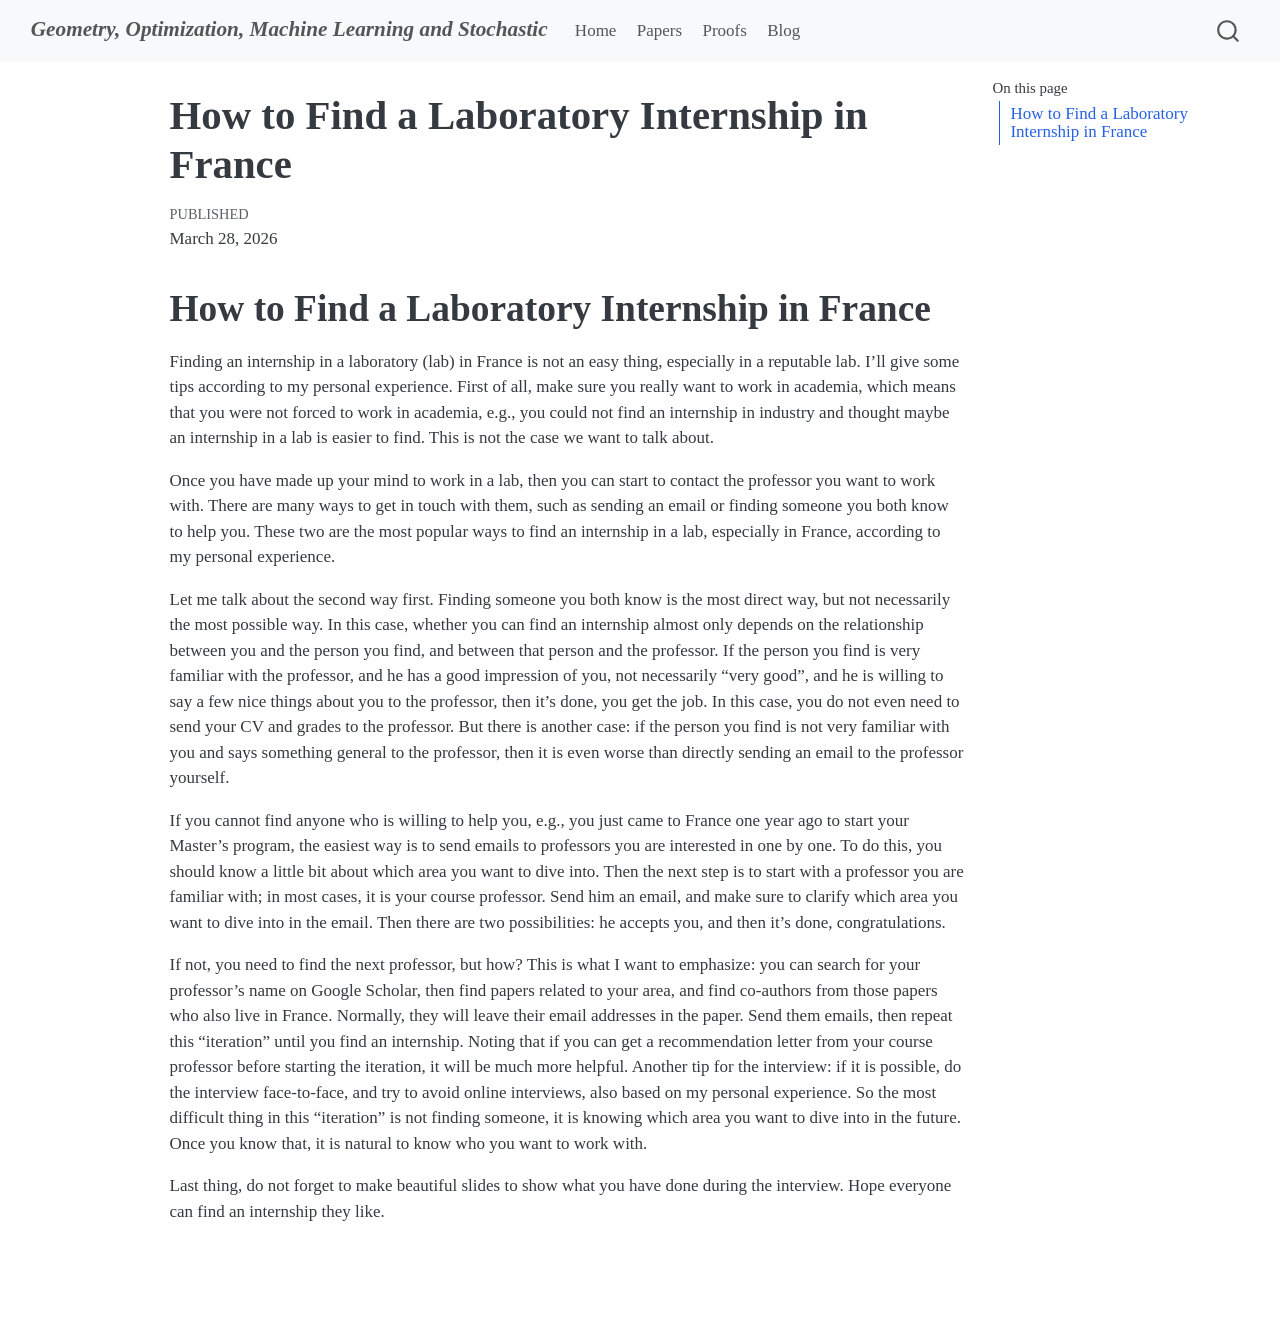
<file: docs/blog/2026-03-30.html>
<!DOCTYPE html>
<html xmlns="http://www.w3.org/1999/xhtml" lang="en" xml:lang="en"><head>

<meta charset="utf-8">
<meta name="generator" content="quarto-1.9.37">

<meta name="viewport" content="width=device-width, initial-scale=1.0, user-scalable=yes">

<meta name="dcterms.date" content="2026-03-28">

<title>How to Find a Laboratory Internship in France – Geometry, Optimization, Machine Learning and Stochastic</title>
<style>
/* Default styles provided by pandoc.
** See https://pandoc.org/MANUAL.html#variables-for-html for config info.
*/
code{white-space: pre-wrap;}
span.smallcaps{font-variant: small-caps;}
div.columns{display: flex; gap: min(4vw, 1.5em);}
div.column{flex: auto; overflow-x: auto;}
div.hanging-indent{margin-left: 1.5em; text-indent: -1.5em;}
ul.task-list{list-style: none;}
ul.task-list li input[type="checkbox"] {
  width: 0.8em;
  margin: 0 0.8em 0.2em -1em; /* quarto-specific, see https://github.com/quarto-dev/quarto-cli/issues/4556 */ 
  vertical-align: middle;
}
</style>


<script src="../site_libs/quarto-nav/quarto-nav.js"></script>
<script src="../site_libs/quarto-nav/headroom.min.js"></script>
<script src="../site_libs/clipboard/clipboard.min.js"></script>
<script src="../site_libs/quarto-search/autocomplete.umd.js"></script>
<script src="../site_libs/quarto-search/fuse.min.js"></script>
<script src="../site_libs/quarto-search/quarto-search.js"></script>
<meta name="quarto:offset" content="../">
<script src="../site_libs/quarto-html/quarto.js" type="module"></script>
<script src="../site_libs/quarto-html/tabsets/tabsets.js" type="module"></script>
<script src="../site_libs/quarto-html/popper.min.js"></script>
<script src="../site_libs/quarto-html/tippy.umd.min.js"></script>
<script src="../site_libs/quarto-html/anchor.min.js"></script>
<link href="../site_libs/quarto-html/tippy.css" rel="stylesheet">
<link href="../site_libs/quarto-html/quarto-syntax-highlighting-7f8f88aac4f3542376d5c11b86a4c14d.css" rel="stylesheet" id="quarto-text-highlighting-styles">
<script src="../site_libs/bootstrap/bootstrap.min.js"></script>
<link href="../site_libs/bootstrap/bootstrap-icons.css" rel="stylesheet">
<link href="../site_libs/bootstrap/bootstrap-158031087360bce0ff56dc785ce39e06.min.css" rel="stylesheet" append-hash="true" id="quarto-bootstrap" data-mode="light">
<script id="quarto-search-options" type="application/json">{
  "location": "navbar",
  "copy-button": false,
  "collapse-after": 3,
  "panel-placement": "end",
  "type": "overlay",
  "limit": 50,
  "keyboard-shortcut": [
    "f",
    "/",
    "s"
  ],
  "show-item-context": false,
  "language": {
    "search-no-results-text": "No results",
    "search-matching-documents-text": "matching documents",
    "search-copy-link-title": "Copy link to search",
    "search-hide-matches-text": "Hide additional matches",
    "search-more-match-text": "more match in this document",
    "search-more-matches-text": "more matches in this document",
    "search-clear-button-title": "Clear",
    "search-text-placeholder": "",
    "search-detached-cancel-button-title": "Cancel",
    "search-submit-button-title": "Submit",
    "search-label": "Search"
  }
}</script>


<link rel="stylesheet" href="../style.css">
</head>

<body class="nav-fixed quarto-light">

<div id="quarto-search-results"></div>
  <header id="quarto-header" class="headroom fixed-top">
    <nav class="navbar navbar-expand-lg " data-bs-theme="dark">
      <div class="navbar-container container-fluid">
      <div class="navbar-brand-container mx-auto">
    <a class="navbar-brand" href="../index.html">
    <span class="navbar-title">Geometry, Optimization, Machine Learning and Stochastic</span>
    </a>
  </div>
            <div id="quarto-search" class="" title="Search"></div>
          <button class="navbar-toggler" type="button" data-bs-toggle="collapse" data-bs-target="#navbarCollapse" aria-controls="navbarCollapse" role="menu" aria-expanded="false" aria-label="Toggle navigation" onclick="if (window.quartoToggleHeadroom) { window.quartoToggleHeadroom(); }">
  <span class="navbar-toggler-icon"></span>
</button>
          <div class="collapse navbar-collapse" id="navbarCollapse">
            <ul class="navbar-nav navbar-nav-scroll me-auto">
  <li class="nav-item">
    <a class="nav-link" href="../index.html"> 
<span class="menu-text">Home</span></a>
  </li>  
  <li class="nav-item">
    <a class="nav-link" href="../papers.html"> 
<span class="menu-text">Papers</span></a>
  </li>  
  <li class="nav-item">
    <a class="nav-link" href="../proofs.html"> 
<span class="menu-text">Proofs</span></a>
  </li>  
  <li class="nav-item">
    <a class="nav-link" href="../blog.html"> 
<span class="menu-text">Blog</span></a>
  </li>  
</ul>
          </div> <!-- /navcollapse -->
            <div class="quarto-navbar-tools">
</div>
      </div> <!-- /container-fluid -->
    </nav>
</header>
<!-- content -->
<div id="quarto-content" class="quarto-container page-columns page-rows-contents page-layout-article page-navbar">
<!-- sidebar -->
<!-- margin-sidebar -->
    <div id="quarto-margin-sidebar" class="sidebar margin-sidebar">
        <nav id="TOC" role="doc-toc" class="toc-active">
    <h2 id="toc-title">On this page</h2>
   
  <ul>
  <li><a href="#how-to-find-a-laboratory-internship-in-france" id="toc-how-to-find-a-laboratory-internship-in-france" class="nav-link active" data-scroll-target="#how-to-find-a-laboratory-internship-in-france">How to Find a Laboratory Internship in France</a></li>
  </ul>
</nav>
    </div>
<!-- main -->
<main class="content" id="quarto-document-content">

<header id="title-block-header" class="quarto-title-block default">
<div class="quarto-title">
<h1 class="title">How to Find a Laboratory Internship in France</h1>
</div>



<div class="quarto-title-meta">

    
    <div>
    <div class="quarto-title-meta-heading">Published</div>
    <div class="quarto-title-meta-contents">
      <p class="date">March 28, 2026</p>
    </div>
  </div>
  
    
  </div>
  


</header>


<section id="how-to-find-a-laboratory-internship-in-france" class="level1">
<h1>How to Find a Laboratory Internship in France</h1>
<p>Finding an internship in a laboratory (lab) in France is not an easy thing, especially in a reputable lab. I’ll give some tips according to my personal experience. First of all, make sure you really want to work in academia, which means that you were not forced to work in academia, e.g., you could not find an internship in industry and thought maybe an internship in a lab is easier to find. This is not the case we want to talk about.</p>
<p>Once you have made up your mind to work in a lab, then you can start to contact the professor you want to work with. There are many ways to get in touch with them, such as sending an email or finding someone you both know to help you. These two are the most popular ways to find an internship in a lab, especially in France, according to my personal experience.</p>
<p>Let me talk about the second way first. Finding someone you both know is the most direct way, but not necessarily the most possible way. In this case, whether you can find an internship almost only depends on the relationship between you and the person you find, and between that person and the professor. If the person you find is very familiar with the professor, and he has a good impression of you, not necessarily “very good”, and he is willing to say a few nice things about you to the professor, then it’s done, you get the job. In this case, you do not even need to send your CV and grades to the professor. But there is another case: if the person you find is not very familiar with you and says something general to the professor, then it is even worse than directly sending an email to the professor yourself.</p>
<p>If you cannot find anyone who is willing to help you, e.g., you just came to France one year ago to start your Master’s program, the easiest way is to send emails to professors you are interested in one by one. To do this, you should know a little bit about which area you want to dive into. Then the next step is to start with a professor you are familiar with; in most cases, it is your course professor. Send him an email, and make sure to clarify which area you want to dive into in the email. Then there are two possibilities: he accepts you, and then it’s done, congratulations.</p>
<p>If not, you need to find the next professor, but how? This is what I want to emphasize: you can search for your professor’s name on Google Scholar, then find papers related to your area, and find co-authors from those papers who also live in France. Normally, they will leave their email addresses in the paper. Send them emails, then repeat this “iteration” until you find an internship. Noting that if you can get a recommendation letter from your course professor before starting the iteration, it will be much more helpful. Another tip for the interview: if it is possible, do the interview face-to-face, and try to avoid online interviews, also based on my personal experience. So the most difficult thing in this “iteration” is not finding someone, it is knowing which area you want to dive into in the future. Once you know that, it is natural to know who you want to work with.</p>
<p>Last thing, do not forget to make beautiful slides to show what you have done during the interview. Hope everyone can find an internship they like.</p>


</section>

</main> <!-- /main -->
<script id="quarto-html-after-body" type="application/javascript">
  window.document.addEventListener("DOMContentLoaded", function (event) {
    const icon = "";
    const anchorJS = new window.AnchorJS();
    anchorJS.options = {
      placement: 'right',
      icon: icon
    };
    anchorJS.add('.anchored');
    const isCodeAnnotation = (el) => {
      for (const clz of el.classList) {
        if (clz.startsWith('code-annotation-')) {                     
          return true;
        }
      }
      return false;
    }
    const onCopySuccess = function(e) {
      // button target
      const button = e.trigger;
      // don't keep focus
      button.blur();
      // flash "checked"
      button.classList.add('code-copy-button-checked');
      var currentTitle = button.getAttribute("title");
      button.setAttribute("title", "Copied!");
      let tooltip;
      if (window.bootstrap) {
        button.setAttribute("data-bs-toggle", "tooltip");
        button.setAttribute("data-bs-placement", "left");
        button.setAttribute("data-bs-title", "Copied!");
        tooltip = new bootstrap.Tooltip(button, 
          { trigger: "manual", 
            customClass: "code-copy-button-tooltip",
            offset: [0, -8]});
        tooltip.show();    
      }
      setTimeout(function() {
        if (tooltip) {
          tooltip.hide();
          button.removeAttribute("data-bs-title");
          button.removeAttribute("data-bs-toggle");
          button.removeAttribute("data-bs-placement");
        }
        button.setAttribute("title", currentTitle);
        button.classList.remove('code-copy-button-checked');
      }, 1000);
      // clear code selection
      e.clearSelection();
    }
    const getTextToCopy = function(trigger) {
      const outerScaffold = trigger.parentElement.cloneNode(true);
      const codeEl = outerScaffold.querySelector('code');
      for (const childEl of codeEl.children) {
        if (isCodeAnnotation(childEl)) {
          childEl.remove();
        }
      }
      return codeEl.innerText;
    }
    const clipboard = new window.ClipboardJS('.code-copy-button:not([data-in-quarto-modal])', {
      text: getTextToCopy
    });
    clipboard.on('success', onCopySuccess);
    if (window.document.getElementById('quarto-embedded-source-code-modal')) {
      const clipboardModal = new window.ClipboardJS('.code-copy-button[data-in-quarto-modal]', {
        text: getTextToCopy,
        container: window.document.getElementById('quarto-embedded-source-code-modal')
      });
      clipboardModal.on('success', onCopySuccess);
    }
      var localhostRegex = new RegExp(/^(?:http|https):\/\/localhost\:?[0-9]*\//);
      var mailtoRegex = new RegExp(/^mailto:/);
        var filterRegex = new RegExp('/' + window.location.host + '/');
      var isInternal = (href) => {
          return filterRegex.test(href) || localhostRegex.test(href) || mailtoRegex.test(href);
      }
      // Inspect non-navigation links and adorn them if external
     var links = window.document.querySelectorAll('a[href]:not(.nav-link):not(.navbar-brand):not(.toc-action):not(.sidebar-link):not(.sidebar-item-toggle):not(.pagination-link):not(.no-external):not([aria-hidden]):not(.dropdown-item):not(.quarto-navigation-tool):not(.about-link)');
      for (var i=0; i<links.length; i++) {
        const link = links[i];
        if (!isInternal(link.href)) {
          // undo the damage that might have been done by quarto-nav.js in the case of
          // links that we want to consider external
          if (link.dataset.originalHref !== undefined) {
            link.href = link.dataset.originalHref;
          }
        }
      }
    function tippyHover(el, contentFn, onTriggerFn, onUntriggerFn) {
      const config = {
        allowHTML: true,
        maxWidth: 500,
        delay: 100,
        arrow: false,
        appendTo: function(el) {
            return el.parentElement;
        },
        interactive: true,
        interactiveBorder: 10,
        theme: 'quarto',
        placement: 'bottom-start',
      };
      if (contentFn) {
        config.content = contentFn;
      }
      if (onTriggerFn) {
        config.onTrigger = onTriggerFn;
      }
      if (onUntriggerFn) {
        config.onUntrigger = onUntriggerFn;
      }
      window.tippy(el, config); 
    }
    const noterefs = window.document.querySelectorAll('a[role="doc-noteref"]');
    for (var i=0; i<noterefs.length; i++) {
      const ref = noterefs[i];
      tippyHover(ref, function() {
        // use id or data attribute instead here
        let href = ref.getAttribute('data-footnote-href') || ref.getAttribute('href');
        try { href = new URL(href).hash; } catch {}
        const id = href.replace(/^#\/?/, "");
        const note = window.document.getElementById(id);
        if (note) {
          return note.innerHTML;
        } else {
          return "";
        }
      });
    }
    const xrefs = window.document.querySelectorAll('a.quarto-xref');
    const processXRef = (id, note) => {
      // Strip column container classes
      const stripColumnClz = (el) => {
        el.classList.remove("page-full", "page-columns");
        if (el.children) {
          for (const child of el.children) {
            stripColumnClz(child);
          }
        }
      }
      stripColumnClz(note)
      if (id === null || id.startsWith('sec-')) {
        // Special case sections, only their first couple elements
        const container = document.createElement("div");
        if (note.children && note.children.length > 2) {
          container.appendChild(note.children[0].cloneNode(true));
          for (let i = 1; i < note.children.length; i++) {
            const child = note.children[i];
            if (child.tagName === "P" && child.innerText === "") {
              continue;
            } else {
              container.appendChild(child.cloneNode(true));
              break;
            }
          }
          if (window.Quarto?.typesetMath) {
            window.Quarto.typesetMath(container);
          }
          return container.innerHTML
        } else {
          if (window.Quarto?.typesetMath) {
            window.Quarto.typesetMath(note);
          }
          return note.innerHTML;
        }
      } else {
        // Remove any anchor links if they are present
        const anchorLink = note.querySelector('a.anchorjs-link');
        if (anchorLink) {
          anchorLink.remove();
        }
        if (window.Quarto?.typesetMath) {
          window.Quarto.typesetMath(note);
        }
        if (note.classList.contains("callout")) {
          return note.outerHTML;
        } else {
          return note.innerHTML;
        }
      }
    }
    for (var i=0; i<xrefs.length; i++) {
      const xref = xrefs[i];
      tippyHover(xref, undefined, function(instance) {
        instance.disable();
        let url = xref.getAttribute('href');
        let hash = undefined; 
        if (url.startsWith('#')) {
          hash = url;
        } else {
          try { hash = new URL(url).hash; } catch {}
        }
        if (hash) {
          const id = hash.replace(/^#\/?/, "");
          const note = window.document.getElementById(id);
          if (note !== null) {
            try {
              const html = processXRef(id, note.cloneNode(true));
              instance.setContent(html);
            } finally {
              instance.enable();
              instance.show();
            }
          } else {
            // See if we can fetch this
            fetch(url.split('#')[0])
            .then(res => res.text())
            .then(html => {
              const parser = new DOMParser();
              const htmlDoc = parser.parseFromString(html, "text/html");
              const note = htmlDoc.getElementById(id);
              if (note !== null) {
                const html = processXRef(id, note);
                instance.setContent(html);
              } 
            }).finally(() => {
              instance.enable();
              instance.show();
            });
          }
        } else {
          // See if we can fetch a full url (with no hash to target)
          // This is a special case and we should probably do some content thinning / targeting
          fetch(url)
          .then(res => res.text())
          .then(html => {
            const parser = new DOMParser();
            const htmlDoc = parser.parseFromString(html, "text/html");
            const note = htmlDoc.querySelector('main.content');
            if (note !== null) {
              // This should only happen for chapter cross references
              // (since there is no id in the URL)
              // remove the first header
              if (note.children.length > 0 && note.children[0].tagName === "HEADER") {
                note.children[0].remove();
              }
              const html = processXRef(null, note);
              instance.setContent(html);
            } 
          }).finally(() => {
            instance.enable();
            instance.show();
          });
        }
      }, function(instance) {
      });
    }
        let selectedAnnoteEl;
        const selectorForAnnotation = ( cell, annotation) => {
          let cellAttr = 'data-code-cell="' + cell + '"';
          let lineAttr = 'data-code-annotation="' +  annotation + '"';
          const selector = 'span[' + cellAttr + '][' + lineAttr + ']';
          return selector;
        }
        const selectCodeLines = (annoteEl) => {
          const doc = window.document;
          const targetCell = annoteEl.getAttribute("data-target-cell");
          const targetAnnotation = annoteEl.getAttribute("data-target-annotation");
          const annoteSpan = window.document.querySelector(selectorForAnnotation(targetCell, targetAnnotation));
          const lines = annoteSpan.getAttribute("data-code-lines").split(",");
          const lineIds = lines.map((line) => {
            return targetCell + "-" + line;
          })
          let top = null;
          let height = null;
          let parent = null;
          if (lineIds.length > 0) {
              //compute the position of the single el (top and bottom and make a div)
              const el = window.document.getElementById(lineIds[0]);
              top = el.offsetTop;
              height = el.offsetHeight;
              parent = el.parentElement.parentElement;
            if (lineIds.length > 1) {
              const lastEl = window.document.getElementById(lineIds[lineIds.length - 1]);
              const bottom = lastEl.offsetTop + lastEl.offsetHeight;
              height = bottom - top;
            }
            if (top !== null && height !== null && parent !== null) {
              // cook up a div (if necessary) and position it 
              let div = window.document.getElementById("code-annotation-line-highlight");
              if (div === null) {
                div = window.document.createElement("div");
                div.setAttribute("id", "code-annotation-line-highlight");
                div.style.position = 'absolute';
                parent.appendChild(div);
              }
              div.style.top = top - 2 + "px";
              div.style.height = height + 4 + "px";
              div.style.left = 0;
              let gutterDiv = window.document.getElementById("code-annotation-line-highlight-gutter");
              if (gutterDiv === null) {
                gutterDiv = window.document.createElement("div");
                gutterDiv.setAttribute("id", "code-annotation-line-highlight-gutter");
                gutterDiv.style.position = 'absolute';
                const codeCell = window.document.getElementById(targetCell);
                const gutter = codeCell.querySelector('.code-annotation-gutter');
                gutter.appendChild(gutterDiv);
              }
              gutterDiv.style.top = top - 2 + "px";
              gutterDiv.style.height = height + 4 + "px";
            }
            selectedAnnoteEl = annoteEl;
          }
        };
        const unselectCodeLines = () => {
          const elementsIds = ["code-annotation-line-highlight", "code-annotation-line-highlight-gutter"];
          elementsIds.forEach((elId) => {
            const div = window.document.getElementById(elId);
            if (div) {
              div.remove();
            }
          });
          selectedAnnoteEl = undefined;
        };
          // Handle positioning of the toggle
      window.addEventListener(
        "resize",
        throttle(() => {
          elRect = undefined;
          if (selectedAnnoteEl) {
            selectCodeLines(selectedAnnoteEl);
          }
        }, 10)
      );
      function throttle(fn, ms) {
      let throttle = false;
      let timer;
        return (...args) => {
          if(!throttle) { // first call gets through
              fn.apply(this, args);
              throttle = true;
          } else { // all the others get throttled
              if(timer) clearTimeout(timer); // cancel #2
              timer = setTimeout(() => {
                fn.apply(this, args);
                timer = throttle = false;
              }, ms);
          }
        };
      }
        // Attach click handler to the DT
        const annoteDls = window.document.querySelectorAll('dt[data-target-cell]');
        for (const annoteDlNode of annoteDls) {
          annoteDlNode.addEventListener('click', (event) => {
            const clickedEl = event.target;
            if (clickedEl !== selectedAnnoteEl) {
              unselectCodeLines();
              const activeEl = window.document.querySelector('dt[data-target-cell].code-annotation-active');
              if (activeEl) {
                activeEl.classList.remove('code-annotation-active');
              }
              selectCodeLines(clickedEl);
              clickedEl.classList.add('code-annotation-active');
            } else {
              // Unselect the line
              unselectCodeLines();
              clickedEl.classList.remove('code-annotation-active');
            }
          });
        }
    const findCites = (el) => {
      const parentEl = el.parentElement;
      if (parentEl) {
        const cites = parentEl.dataset.cites;
        if (cites) {
          return {
            el,
            cites: cites.split(' ')
          };
        } else {
          return findCites(el.parentElement)
        }
      } else {
        return undefined;
      }
    };
    var bibliorefs = window.document.querySelectorAll('a[role="doc-biblioref"]');
    for (var i=0; i<bibliorefs.length; i++) {
      const ref = bibliorefs[i];
      const citeInfo = findCites(ref);
      if (citeInfo) {
        tippyHover(citeInfo.el, function() {
          var popup = window.document.createElement('div');
          citeInfo.cites.forEach(function(cite) {
            var citeDiv = window.document.createElement('div');
            citeDiv.classList.add('hanging-indent');
            citeDiv.classList.add('csl-entry');
            var biblioDiv = window.document.getElementById('ref-' + cite);
            if (biblioDiv) {
              citeDiv.innerHTML = biblioDiv.innerHTML;
            }
            popup.appendChild(citeDiv);
          });
          return popup.innerHTML;
        });
      }
    }
  });
  </script>
</div> <!-- /content -->




</body></html>
</file>
<file: docs/site_libs/quarto-html/tippy.css>
.tippy-box[data-animation=fade][data-state=hidden]{opacity:0}[data-tippy-root]{max-width:calc(100vw - 10px)}.tippy-box{position:relative;background-color:#333;color:#fff;border-radius:4px;font-size:14px;line-height:1.4;white-space:normal;outline:0;transition-property:transform,visibility,opacity}.tippy-box[data-placement^=top]>.tippy-arrow{bottom:0}.tippy-box[data-placement^=top]>.tippy-arrow:before{bottom:-7px;left:0;border-width:8px 8px 0;border-top-color:initial;transform-origin:center top}.tippy-box[data-placement^=bottom]>.tippy-arrow{top:0}.tippy-box[data-placement^=bottom]>.tippy-arrow:before{top:-7px;left:0;border-width:0 8px 8px;border-bottom-color:initial;transform-origin:center bottom}.tippy-box[data-placement^=left]>.tippy-arrow{right:0}.tippy-box[data-placement^=left]>.tippy-arrow:before{border-width:8px 0 8px 8px;border-left-color:initial;right:-7px;transform-origin:center left}.tippy-box[data-placement^=right]>.tippy-arrow{left:0}.tippy-box[data-placement^=right]>.tippy-arrow:before{left:-7px;border-width:8px 8px 8px 0;border-right-color:initial;transform-origin:center right}.tippy-box[data-inertia][data-state=visible]{transition-timing-function:cubic-bezier(.54,1.5,.38,1.11)}.tippy-arrow{width:16px;height:16px;color:#333}.tippy-arrow:before{content:"";position:absolute;border-color:transparent;border-style:solid}.tippy-content{position:relative;padding:5px 9px;z-index:1}
</file>
<file: docs/site_libs/quarto-html/quarto-syntax-highlighting-7f8f88aac4f3542376d5c11b86a4c14d.css>
/* quarto syntax highlight colors */
:root {
  --quarto-hl-ot-color: #003B4F;
  --quarto-hl-at-color: #657422;
  --quarto-hl-ss-color: #20794D;
  --quarto-hl-an-color: #5E5E5E;
  --quarto-hl-fu-color: #4758AB;
  --quarto-hl-st-color: #20794D;
  --quarto-hl-cf-color: #003B4F;
  --quarto-hl-op-color: #5E5E5E;
  --quarto-hl-er-color: #AD0000;
  --quarto-hl-bn-color: #AD0000;
  --quarto-hl-al-color: #AD0000;
  --quarto-hl-va-color: #111111;
  --quarto-hl-bu-color: inherit;
  --quarto-hl-ex-color: inherit;
  --quarto-hl-pp-color: #AD0000;
  --quarto-hl-in-color: #5E5E5E;
  --quarto-hl-vs-color: #20794D;
  --quarto-hl-wa-color: #5E5E5E;
  --quarto-hl-do-color: #5E5E5E;
  --quarto-hl-im-color: #00769E;
  --quarto-hl-ch-color: #20794D;
  --quarto-hl-dt-color: #AD0000;
  --quarto-hl-fl-color: #AD0000;
  --quarto-hl-co-color: #5E5E5E;
  --quarto-hl-cv-color: #5E5E5E;
  --quarto-hl-cn-color: #8f5902;
  --quarto-hl-sc-color: #5E5E5E;
  --quarto-hl-dv-color: #AD0000;
  --quarto-hl-kw-color: #003B4F;
}

/* other quarto variables */
:root {
  --quarto-font-monospace: SFMono-Regular, Menlo, Monaco, Consolas, "Liberation Mono", "Courier New", monospace;
}

/* syntax highlight based on Pandoc's rules */
pre > code.sourceCode > span {
  color: #003B4F;
}

code.sourceCode > span {
  color: #003B4F;
}

div.sourceCode,
div.sourceCode pre.sourceCode {
  color: #003B4F;
}

/* Normal */
code span {
  color: #003B4F;
}

/* Alert */
code span.al {
  color: #AD0000;
  font-style: inherit;
}

/* Annotation */
code span.an {
  color: #5E5E5E;
  font-style: inherit;
}

/* Attribute */
code span.at {
  color: #657422;
  font-style: inherit;
}

/* BaseN */
code span.bn {
  color: #AD0000;
  font-style: inherit;
}

/* BuiltIn */
code span.bu {
  font-style: inherit;
}

/* ControlFlow */
code span.cf {
  color: #003B4F;
  font-weight: bold;
  font-style: inherit;
}

/* Char */
code span.ch {
  color: #20794D;
  font-style: inherit;
}

/* Constant */
code span.cn {
  color: #8f5902;
  font-style: inherit;
}

/* Comment */
code span.co {
  color: #5E5E5E;
  font-style: inherit;
}

/* CommentVar */
code span.cv {
  color: #5E5E5E;
  font-style: italic;
}

/* Documentation */
code span.do {
  color: #5E5E5E;
  font-style: italic;
}

/* DataType */
code span.dt {
  color: #AD0000;
  font-style: inherit;
}

/* DecVal */
code span.dv {
  color: #AD0000;
  font-style: inherit;
}

/* Error */
code span.er {
  color: #AD0000;
  font-style: inherit;
}

/* Extension */
code span.ex {
  font-style: inherit;
}

/* Float */
code span.fl {
  color: #AD0000;
  font-style: inherit;
}

/* Function */
code span.fu {
  color: #4758AB;
  font-style: inherit;
}

/* Import */
code span.im {
  color: #00769E;
  font-style: inherit;
}

/* Information */
code span.in {
  color: #5E5E5E;
  font-style: inherit;
}

/* Keyword */
code span.kw {
  color: #003B4F;
  font-weight: bold;
  font-style: inherit;
}

/* Operator */
code span.op {
  color: #5E5E5E;
  font-style: inherit;
}

/* Other */
code span.ot {
  color: #003B4F;
  font-style: inherit;
}

/* Preprocessor */
code span.pp {
  color: #AD0000;
  font-style: inherit;
}

/* SpecialChar */
code span.sc {
  color: #5E5E5E;
  font-style: inherit;
}

/* SpecialString */
code span.ss {
  color: #20794D;
  font-style: inherit;
}

/* String */
code span.st {
  color: #20794D;
  font-style: inherit;
}

/* Variable */
code span.va {
  color: #111111;
  font-style: inherit;
}

/* VerbatimString */
code span.vs {
  color: #20794D;
  font-style: inherit;
}

/* Warning */
code span.wa {
  color: #5E5E5E;
  font-style: italic;
}

.prevent-inlining {
  content: "</";
}

/*# sourceMappingURL=789ad8cd35626ba772517505b42a116e.css.map */
</file>
<file: docs/style.css>
body {
    font-family: "Times New Roman", serif;
    font-size: 18px;
  }
  
  h1, h2, h3, h4 {
    font-family: "Georgia", "Times New Roman", serif;
  }
  
  h1 {
    font-size: 2.2rem;
  }
  
  h2 {
    font-size: 1.6rem;
  }
  
  h3 {
    font-size: 1.3rem;
  }
  
  p, li {
    font-size: 1rem;
  }
  
  .quarto-title-block .title,
  h1.title {
    font-family: "Georgia", "Times New Roman", serif;
    font-size: 2.4rem;
    font-weight: 700;
  }
  
  .navbar-brand {
    font-style: italic;
    font-weight: 700;
  }

  .navbar-nav {
    font-size: 1rem;
  }


  .home-hero {
    display: flex;
    align-items: flex-start;
    gap: 24px;
    margin-top: 12px;
    flex-wrap: wrap;
  }

  .home-photo {
    width: 360px;
    max-width: 100%;
    border-radius: 12px;
    display: block;
  }
 
 
  .home-images{
    display: flex;
    flex-direction: row;
    gap: 12px;
    margin-top: -20px;
    margin-left: -10px;
    flex-wrap: wrap;
 }



  .home-text {
    flex: 1;
  }
  .paper-title{
    font-size: 1.5rem;
    line-height: 1.3;
    margin-bottom: 0.5rem;
  }
</file>
<file: docs/site_libs/quarto-html/quarto-syntax-highlighting-845c23b38eaddc0f92fda52bfe77a8c8.css>
/* quarto syntax highlight colors */
:root {
  --quarto-hl-ot-color: #003B4F;
  --quarto-hl-at-color: #657422;
  --quarto-hl-ss-color: #20794D;
  --quarto-hl-an-color: #5E5E5E;
  --quarto-hl-fu-color: #4758AB;
  --quarto-hl-st-color: #20794D;
  --quarto-hl-cf-color: #003B4F;
  --quarto-hl-op-color: #5E5E5E;
  --quarto-hl-er-color: #AD0000;
  --quarto-hl-bn-color: #AD0000;
  --quarto-hl-al-color: #AD0000;
  --quarto-hl-va-color: #111111;
  --quarto-hl-bu-color: inherit;
  --quarto-hl-ex-color: inherit;
  --quarto-hl-pp-color: #AD0000;
  --quarto-hl-in-color: #5E5E5E;
  --quarto-hl-vs-color: #20794D;
  --quarto-hl-wa-color: #5E5E5E;
  --quarto-hl-do-color: #5E5E5E;
  --quarto-hl-im-color: #00769E;
  --quarto-hl-ch-color: #20794D;
  --quarto-hl-dt-color: #AD0000;
  --quarto-hl-fl-color: #AD0000;
  --quarto-hl-co-color: #5E5E5E;
  --quarto-hl-cv-color: #5E5E5E;
  --quarto-hl-cn-color: #8f5902;
  --quarto-hl-sc-color: #5E5E5E;
  --quarto-hl-dv-color: #AD0000;
  --quarto-hl-kw-color: #003B4F;
}

/* other quarto variables */
:root {
  --quarto-font-monospace: SFMono-Regular, Menlo, Monaco, Consolas, "Liberation Mono", "Courier New", monospace;
}

/* syntax highlight based on Pandoc's rules */
pre > code.sourceCode > span {
  color: #003B4F;
}

code.sourceCode > span {
  color: #003B4F;
}

div.sourceCode,
div.sourceCode pre.sourceCode {
  color: #003B4F;
}

/* Normal */
code span {
  color: #003B4F;
}

/* Alert */
code span.al {
  color: #AD0000;
  font-style: inherit;
}

/* Annotation */
code span.an {
  color: #5E5E5E;
  font-style: inherit;
}

/* Attribute */
code span.at {
  color: #657422;
  font-style: inherit;
}

/* BaseN */
code span.bn {
  color: #AD0000;
  font-style: inherit;
}

/* BuiltIn */
code span.bu {
  font-style: inherit;
}

/* ControlFlow */
code span.cf {
  color: #003B4F;
  font-weight: bold;
  font-style: inherit;
}

/* Char */
code span.ch {
  color: #20794D;
  font-style: inherit;
}

/* Constant */
code span.cn {
  color: #8f5902;
  font-style: inherit;
}

/* Comment */
code span.co {
  color: #5E5E5E;
  font-style: inherit;
}

/* CommentVar */
code span.cv {
  color: #5E5E5E;
  font-style: italic;
}

/* Documentation */
code span.do {
  color: #5E5E5E;
  font-style: italic;
}

/* DataType */
code span.dt {
  color: #AD0000;
  font-style: inherit;
}

/* DecVal */
code span.dv {
  color: #AD0000;
  font-style: inherit;
}

/* Error */
code span.er {
  color: #AD0000;
  font-style: inherit;
}

/* Extension */
code span.ex {
  font-style: inherit;
}

/* Float */
code span.fl {
  color: #AD0000;
  font-style: inherit;
}

/* Function */
code span.fu {
  color: #4758AB;
  font-style: inherit;
}

/* Import */
code span.im {
  color: #00769E;
  font-style: inherit;
}

/* Information */
code span.in {
  color: #5E5E5E;
  font-style: inherit;
}

/* Keyword */
code span.kw {
  color: #003B4F;
  font-weight: bold;
  font-style: inherit;
}

/* Operator */
code span.op {
  color: #5E5E5E;
  font-style: inherit;
}

/* Other */
code span.ot {
  color: #003B4F;
  font-style: inherit;
}

/* Preprocessor */
code span.pp {
  color: #AD0000;
  font-style: inherit;
}

/* SpecialChar */
code span.sc {
  color: #5E5E5E;
  font-style: inherit;
}

/* SpecialString */
code span.ss {
  color: #20794D;
  font-style: inherit;
}

/* String */
code span.st {
  color: #20794D;
  font-style: inherit;
}

/* Variable */
code span.va {
  color: #111111;
  font-style: inherit;
}

/* VerbatimString */
code span.vs {
  color: #20794D;
  font-style: inherit;
}

/* Warning */
code span.wa {
  color: #5E5E5E;
  font-style: italic;
}

.prevent-inlining {
  content: "</";
}

/*# sourceMappingURL=ac89f0bb514bba72461919f78549e31c.css.map */
</file>
